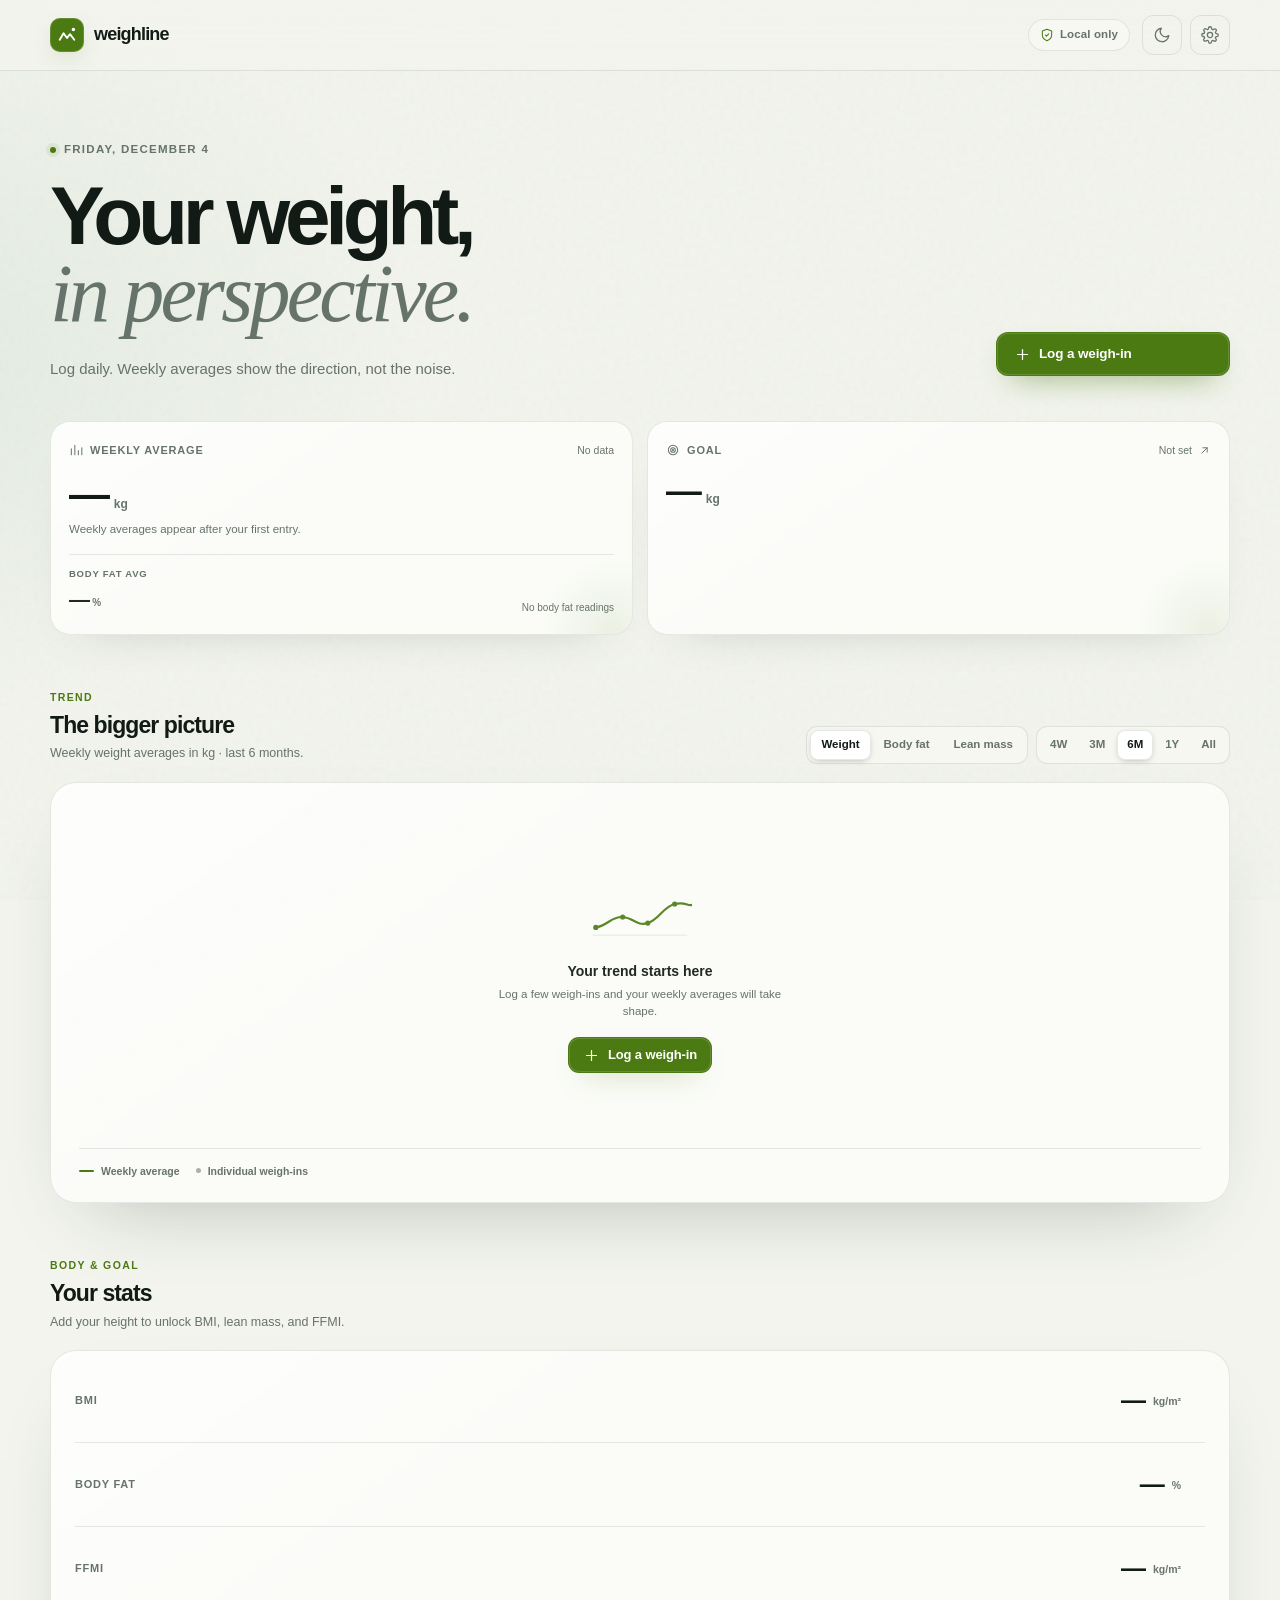
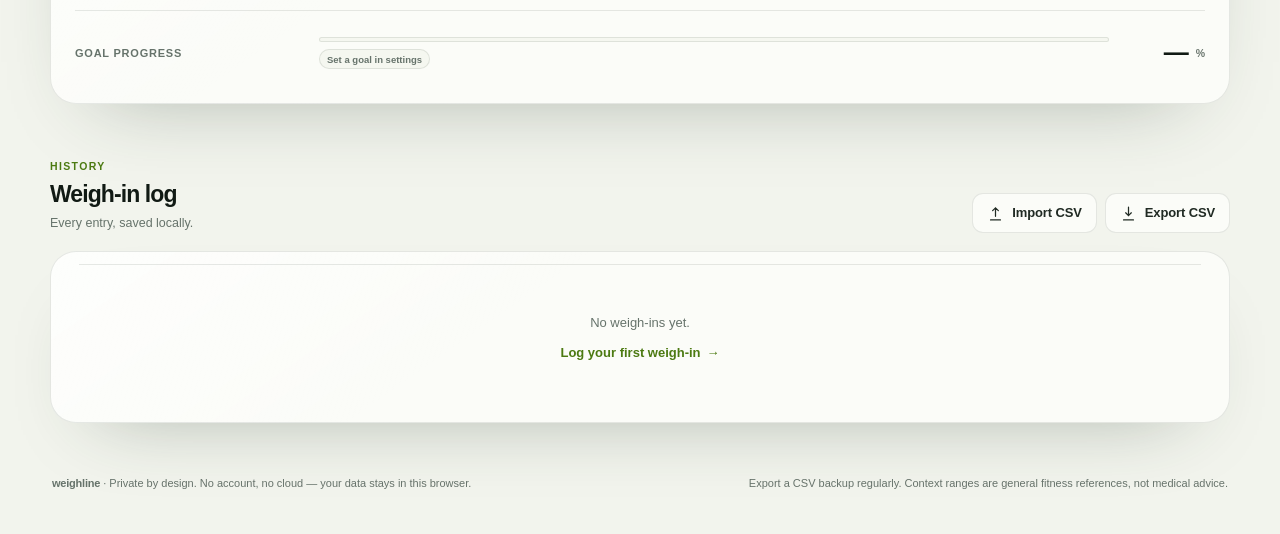
<file: index.html>
<!doctype html>
<html lang="en">
<head>
  <meta charset="UTF-8">
  <meta name="viewport" content="width=device-width, initial-scale=1, viewport-fit=cover">
  <meta name="description" content="A private weight and body composition tracker with weekly trends, goals, BMI, lean body mass, and FFMI.">
  <meta name="theme-color" content="#0c110f">
  <title>Weighline — Weight &amp; body composition tracker</title>
  <link rel="icon" href="favicon.svg" type="image/svg+xml">
  <link rel="manifest" href="manifest.webmanifest">
  <link rel="apple-touch-icon" href="icons/weighline-icon-apple-touch.png">
  <meta name="mobile-web-app-capable" content="yes">
  <meta name="apple-mobile-web-app-capable" content="yes">
  <meta name="apple-mobile-web-app-title" content="Weighline">
  <meta name="apple-mobile-web-app-status-bar-style" content="black-translucent">
  <link rel="stylesheet" href="styles.css">
  <script>
    (() => {
      try {
        const saved = localStorage.getItem("weighline:theme");
        const dark = saved ? saved === "dark" : window.matchMedia("(prefers-color-scheme: dark)").matches;
        document.documentElement.dataset.theme = dark ? "dark" : "light";
        const themeColor = document.querySelector('meta[name="theme-color"]');
        if (themeColor) themeColor.content = dark ? "#0b100e" : "#f2f4ed";
      } catch {
        document.documentElement.dataset.theme = "dark";
      }
    })();
  </script>
</head>
<body>
  <svg class="icon-sprite" aria-hidden="true">
    <symbol id="i-plus" viewBox="0 0 24 24"><path d="M12 5v14M5 12h14"/></symbol>
    <symbol id="i-settings" viewBox="0 0 24 24"><path d="M12 15.5a3.5 3.5 0 1 0 0-7 3.5 3.5 0 0 0 0 7Z"/><path d="M19.4 15a1.7 1.7 0 0 0 .34 1.88l.06.06a2 2 0 1 1-2.83 2.83l-.06-.06a1.7 1.7 0 0 0-1.88-.34 1.7 1.7 0 0 0-1.03 1.56V21a2 2 0 1 1-4 0v-.09A1.7 1.7 0 0 0 8.9 19.3a1.7 1.7 0 0 0-1.88.34l-.06.06a2 2 0 1 1-2.83-2.83l.06-.06A1.7 1.7 0 0 0 4.7 15a1.7 1.7 0 0 0-1.56-1.03H3a2 2 0 1 1 0-4h.09A1.7 1.7 0 0 0 4.7 8.9a1.7 1.7 0 0 0-.34-1.88l-.06-.06a2 2 0 1 1 2.83-2.83l.06.06A1.7 1.7 0 0 0 9 4.7a1.7 1.7 0 0 0 1.03-1.56V3a2 2 0 1 1 4 0v.09A1.7 1.7 0 0 0 15.1 4.7a1.7 1.7 0 0 0 1.88-.34l.06-.06a2 2 0 1 1 2.83 2.83l-.06.06A1.7 1.7 0 0 0 19.3 9c.14.4.42.74.78.97.3.18.64.28.99.28H21a2 2 0 1 1 0 4h-.09a1.7 1.7 0 0 0-1.51.75Z"/></symbol>
    <symbol id="i-sun" viewBox="0 0 24 24"><circle cx="12" cy="12" r="4"/><path d="M12 2v2M12 20v2M4.93 4.93l1.42 1.42M17.65 17.65l1.42 1.42M2 12h2M20 12h2M6.35 17.65l-1.42 1.42M19.07 4.93l-1.42 1.42"/></symbol>
    <symbol id="i-moon" viewBox="0 0 24 24"><path d="M21 12.8A9 9 0 1 1 11.2 3 7 7 0 0 0 21 12.8Z"/></symbol>
    <symbol id="i-close" viewBox="0 0 24 24"><path d="m6 6 12 12M18 6 6 18"/></symbol>
    <symbol id="i-download" viewBox="0 0 24 24"><path d="M12 3v12m0 0 4-4m-4 4-4-4M5 21h14"/></symbol>
    <symbol id="i-upload" viewBox="0 0 24 24"><path d="M12 16V4m0 0 4 4m-4-4L8 8M5 21h14"/></symbol>
    <symbol id="i-edit" viewBox="0 0 24 24"><path d="M12 20h9"/><path d="M16.5 3.5a2.1 2.1 0 0 1 3 3L8 18l-4 1 1-4Z"/></symbol>
    <symbol id="i-trash" viewBox="0 0 24 24"><path d="M3 6h18M8 6V4h8v2M19 6l-1 15H6L5 6M10 11v6M14 11v6"/></symbol>
    <symbol id="i-arrow-up" viewBox="0 0 24 24"><path d="M12 19V5m0 0-6 6m6-6 6 6"/></symbol>
    <symbol id="i-arrow-down" viewBox="0 0 24 24"><path d="M12 5v14m0 0 6-6m-6 6-6-6"/></symbol>
    <symbol id="i-shield" viewBox="0 0 24 24"><path d="M12 22s8-3.5 8-10V5l-8-3-8 3v7c0 6.5 8 10 8 10Z"/><path d="m9 12 2 2 4-4"/></symbol>
    <symbol id="i-scale" viewBox="0 0 24 24"><rect x="3" y="4" width="18" height="17" rx="4"/><path d="M8 9a5 5 0 0 1 8 0"/><path d="m12 12 2.5-2"/></symbol>
    <symbol id="i-target" viewBox="0 0 24 24"><circle cx="12" cy="12" r="8"/><circle cx="12" cy="12" r="4"/><circle cx="12" cy="12" r="1"/></symbol>
    <symbol id="i-pulse" viewBox="0 0 24 24"><path d="M3 12h4l2.5-6 5 12 2.5-6h4"/></symbol>
    <symbol id="i-activity" viewBox="0 0 24 24"><path d="M4 20V10M10 20V4M16 20v-7M22 20V8"/></symbol>
    <symbol id="i-user" viewBox="0 0 24 24"><circle cx="12" cy="8" r="4"/><path d="M4 21a8 8 0 0 1 16 0"/></symbol>
    <symbol id="i-calendar" viewBox="0 0 24 24"><rect x="3" y="5" width="18" height="16" rx="3"/><path d="M8 3v4M16 3v4M3 10h18"/></symbol>
    <symbol id="i-info" viewBox="0 0 24 24"><circle cx="12" cy="12" r="9"/><path d="M12 11v5M12 8h.01"/></symbol>
    <symbol id="i-check" viewBox="0 0 24 24"><path d="m5 12 4 4L19 6"/></symbol>
    <symbol id="i-arrow-up-right" viewBox="0 0 24 24"><path d="M7 17 17 7M9 7h8v8"/></symbol>
  </svg>

  <header class="topbar">
    <div class="shell topbar-inner">
      <a class="brand" href="./" aria-label="Weighline home">
        <span class="brand-mark" aria-hidden="true">
          <svg viewBox="0 0 28 28" fill="none">
            <path d="M5.5 19.5 10 12l4 5.5 3.5-4.5 5 6.5" stroke="currentColor" stroke-width="2.2" stroke-linecap="round" stroke-linejoin="round"/>
            <circle cx="21.5" cy="7.5" r="2" fill="currentColor"/>
          </svg>
        </span>
        <span class="brand-name">weighline</span>
      </a>
      <div class="topbar-actions">
        <span class="local-pill" title="Your entries never leave this browser">
          <svg class="icon" aria-hidden="true"><use href="#i-shield"/></svg>
          <span>Local only</span>
        </span>
        <button class="icon-button" id="themeToggle" type="button" aria-label="Switch to light theme">
          <svg class="icon theme-icon-dark" aria-hidden="true"><use href="#i-sun"/></svg>
          <svg class="icon theme-icon-light" aria-hidden="true"><use href="#i-moon"/></svg>
        </button>
        <button class="icon-button" id="openSettingsButton" type="button" aria-label="Open settings">
          <svg class="icon" aria-hidden="true"><use href="#i-settings"/></svg>
        </button>
      </div>
    </div>
  </header>

  <main class="shell">
    <section class="intro">
      <div>
        <p class="eyebrow"><span class="eyebrow-dot"></span><span id="todayLabel">Today</span></p>
        <h1>Your weight,<br><em>in perspective.</em></h1>
        <p class="intro-copy">Log daily. Weekly averages show the direction, not the noise.</p>
      </div>
      <div class="intro-actions">
        <button class="button button-primary" id="introLogButton" type="button">
          <svg class="icon" aria-hidden="true"><use href="#i-plus"/></svg>
          Log a weigh-in
        </button>
      </div>
    </section>

    <section class="stat-grid" aria-label="At a glance">
      <article class="stat-card overview-card">
        <div class="stat-top">
          <span class="stat-label"><svg class="icon" aria-hidden="true"><use href="#i-activity"/></svg>Weekly average</span>
          <span class="stat-meta" id="weeklyDate">No data</span>
        </div>
        <div class="overview-primary">
          <div class="stat-value-row">
            <span class="stat-value" id="weeklyAverage">—</span>
            <span class="stat-unit" id="weeklyAverageUnit">kg</span>
          </div>
          <span class="overview-delta" id="weeklyDelta">Weekly averages appear after your first entry.</span>
        </div>
        <div class="overview-divider"></div>
        <div class="overview-secondary">
          <div>
            <span class="overview-secondary-label">Body fat avg</span>
            <div class="overview-secondary-value"><strong id="weeklyBodyFatValue">—</strong><span>%</span></div>
          </div>
          <span class="overview-secondary-note" id="weeklyBodyFatNote">No body fat readings</span>
        </div>
      </article>

      <a class="stat-card overview-card stat-goal" id="goalCard" href="goal.html" aria-label="Open goal planner">
        <div class="stat-top">
          <span class="stat-label"><svg class="icon" aria-hidden="true"><use href="#i-target"/></svg>Goal</span>
          <span class="goal-meta">
            <span class="stat-meta" id="goalDate">Not set</span>
            <svg class="icon goal-arrow" aria-hidden="true"><use href="#i-arrow-up-right"/></svg>
          </span>
        </div>
        <div class="overview-primary">
          <div class="stat-value-row">
            <span class="stat-value" id="goalValue">—</span>
            <span class="stat-unit" id="goalUnit">kg</span>
          </div>
        </div>
        <div class="overview-divider" id="goalDivider" hidden></div>
        <div class="overview-secondary" id="goalBodyFatRow" hidden>
          <div>
            <span class="overview-secondary-label">Body fat goal</span>
            <div class="overview-secondary-value"><strong id="goalBodyFatValue">—</strong><span>%</span></div>
          </div>
        </div>
      </a>
    </section>

    <section class="trend-section" aria-labelledby="trendHeading">
      <div class="section-heading chart-heading">
        <div>
          <p class="section-kicker">Trend</p>
          <h2 id="trendHeading">The bigger picture</h2>
          <p class="section-subtitle" id="chartSubtitle">Weekly averages smooth the daily ups and downs.</p>
        </div>
        <div class="chart-controls">
          <div class="segmented" role="group" aria-label="Chart metric">
            <button type="button" class="segment is-active" data-metric="weight" aria-pressed="true">Weight</button>
            <button type="button" class="segment" data-metric="bodyFat" aria-pressed="false">Body fat</button>
            <button type="button" class="segment" data-metric="leanMass" aria-pressed="false">Lean mass</button>
          </div>
          <div class="segmented segmented-range" role="group" aria-label="Chart range">
            <button type="button" class="segment" data-range="28" aria-pressed="false">4W</button>
            <button type="button" class="segment" data-range="90" aria-pressed="false">3M</button>
            <button type="button" class="segment is-active" data-range="182" aria-pressed="true">6M</button>
            <button type="button" class="segment" data-range="365" aria-pressed="false">1Y</button>
            <button type="button" class="segment" data-range="all" aria-pressed="false">All</button>
          </div>
        </div>
      </div>

      <div class="card chart-card">
      <div class="chart-shell">
        <div class="chart-stage" id="chartStage">
          <div class="chart-tooltip" id="chartTooltip" role="status" aria-live="polite"></div>
          <svg class="chart-svg" id="chartSvg" role="img" aria-label="Weekly average weight chart"></svg>
          <div class="chart-empty" id="chartEmpty" hidden>
            <div class="empty-illustration" aria-hidden="true">
              <svg viewBox="0 0 120 80" fill="none">
                <path d="M6 66h108" stroke="currentColor" stroke-opacity=".18" stroke-linecap="round"/>
                <path d="M9 57c14-2 18-13 31-12s16 11 29 7 18-19 31-22 15 3 20 1" stroke="currentColor" stroke-width="2.5" stroke-linecap="round"/>
                <circle cx="9" cy="57" r="3" fill="currentColor"/>
                <circle cx="40" cy="45" r="3" fill="currentColor"/>
                <circle cx="69" cy="52" r="3" fill="currentColor"/>
                <circle cx="100" cy="30" r="3" fill="currentColor"/>
              </svg>
            </div>
            <p class="chart-empty-title" id="chartEmptyTitle">Your trend starts here</p>
            <p class="chart-empty-copy" id="chartEmptyCopy">Log a few weigh-ins and your weekly averages will take shape.</p>
            <button class="button button-primary button-compact" type="button" data-log>
              <svg class="icon" aria-hidden="true"><use href="#i-plus"/></svg>
              Log a weigh-in
            </button>
          </div>
        </div>
        <div class="chart-footer">
          <div class="legend" aria-hidden="true">
            <span class="legend-item"><span class="legend-line"></span>Weekly average</span>
            <span class="legend-item"><span class="legend-dot"></span>Individual weigh-ins</span>
            <span class="legend-item" id="goalLegend"><span class="legend-dash"></span>Goal</span>
            <span class="legend-item is-hidden" id="idealPaceLegend"><span class="legend-ideal"></span>Ideal pace</span>
          </div>
          <p class="chart-insight" id="chartInsight"></p>
        </div>
      </div>
      </div>
    </section>

    <section class="composition-section" aria-labelledby="compositionHeading">
      <div class="section-heading">
        <div>
          <p class="section-kicker">Body &amp; goal</p>
          <h2 id="compositionHeading">Your stats</h2>
          <p class="section-subtitle" id="compositionSubtitle">Weekly averages, context ranges, and goal progress.</p>
        </div>
      </div>

      <div class="card composition-card">
        <div class="composition-row">
          <div class="composition-name">
            <span class="metric-label">BMI</span>
            <span class="metric-tag" id="bmiTag" hidden></span>
          </div>
          <div class="metric-scale" id="bmiScale" hidden></div>
          <div class="composition-value"><span class="metric-value" id="bmiValue">—</span><span class="metric-unit" id="bmiUnit">kg/m²</span></div>
        </div>
        <div class="composition-row">
          <div class="composition-name">
            <span class="metric-label">Body fat</span>
            <span class="metric-tag" id="bodyFatTag" hidden></span>
          </div>
          <div class="metric-scale" id="bodyFatScale" hidden></div>
          <div class="composition-value"><span class="metric-value" id="metricBodyFatValue">—</span><span class="metric-unit">%</span></div>
        </div>
        <div class="composition-row">
          <div class="composition-name">
            <span class="metric-label" id="ffmiLabel">FFMI</span>
            <span class="metric-tag" id="ffmiTag" hidden></span>
          </div>
          <div class="metric-scale" id="ffmiScale" hidden></div>
          <div class="composition-value"><span class="metric-value" id="ffmiValue">—</span><span class="metric-unit">kg/m²</span></div>
        </div>
        <div class="composition-row composition-goal-row" id="goalProgressRow">
          <div class="composition-name">
            <span class="metric-label">Goal progress</span>
          </div>
          <div class="goal-progress-stack">
            <div class="goal-progress"><div class="goal-progress-track"><span id="goalProgressBar"></span></div></div>
            <span class="pace-flare" id="goalPaceFlare" hidden></span>
          </div>
          <div class="composition-value"><span class="metric-value" id="goalProgressLabel">—</span><span class="metric-unit">%</span></div>
        </div>
      </div>
    </section>

    <section class="history-section" aria-labelledby="historyHeading">
      <div class="section-heading history-heading">
        <div>
          <p class="section-kicker">History</p>
          <h2 id="historyHeading">Weigh-in log</h2>
          <p class="section-subtitle" id="historySubtitle">Every entry, saved locally.</p>
        </div>
        <div class="history-actions">
          <button class="button button-secondary button-compact" id="importButton" type="button">
            <svg class="icon" aria-hidden="true"><use href="#i-upload"/></svg>
            Import CSV
          </button>
          <button class="button button-secondary button-compact" id="exportButton" type="button">
            <svg class="icon" aria-hidden="true"><use href="#i-download"/></svg>
            Export CSV
          </button>
          <input id="fileInput" type="file" accept=".csv,text/csv" hidden>
        </div>
      </div>

      <div class="card history-card">
        <div class="history-list" id="historyList"></div>
        <div class="history-empty" id="historyEmpty">
          <p>No weigh-ins yet.</p>
          <button class="text-button" type="button" data-log>Log your first weigh-in <span aria-hidden="true">→</span></button>
        </div>
        <div class="history-footer" id="historyFooter" hidden>
          <span id="historyCount">0 entries</span>
          <button class="text-button" id="openFullLogButton" type="button">View full log <span aria-hidden="true">→</span></button>
        </div>
      </div>
    </section>

    <footer class="footer">
      <p><strong>weighline</strong> · Private by design. No account, no cloud — your data stays in this browser.</p>
      <p>Export a CSV backup regularly. Context ranges are general fitness references, not medical advice.</p>
    </footer>
  </main>

  <dialog class="modal" id="entryDialog" aria-labelledby="entryDialogTitle">
    <form id="entryForm" novalidate>
      <div class="modal-header">
        <div>
          <p class="section-kicker" id="entryKicker">Daily check-in</p>
          <h2 id="entryDialogTitle">Log a weigh-in</h2>
          <p class="modal-copy">Use the reading from your scale. The time is set to now, but you can adjust it.</p>
        </div>
        <button class="icon-button modal-close" type="button" data-close aria-label="Close">
          <svg class="icon" aria-hidden="true"><use href="#i-close"/></svg>
        </button>
      </div>
      <div class="form-grid">
        <label class="field field-full">
          <span class="field-label">Date &amp; time</span>
          <input id="entryDate" name="date" type="datetime-local" required>
          <span class="field-error" id="entryDateError"></span>
        </label>
        <label class="field">
          <span class="field-label">Weight</span>
          <span class="input-wrap">
            <input id="entryWeight" name="weight" type="number" inputmode="decimal" step="0.1" min="1" required autocomplete="off">
            <span class="input-suffix" id="entryWeightUnit">kg</span>
          </span>
          <span class="field-error" id="entryWeightError"></span>
        </label>
        <label class="field">
          <span class="field-label">Body fat <span class="optional">optional</span></span>
          <span class="input-wrap">
            <input id="entryBodyFat" name="bodyFat" type="number" inputmode="decimal" step="0.1" min="0" max="80" placeholder="—" autocomplete="off">
            <span class="input-suffix">%</span>
          </span>
          <span class="field-error" id="entryBodyFatError"></span>
        </label>
        <label class="field field-full">
          <span class="field-label">Note <span class="optional">optional</span></span>
          <input id="entryNote" name="note" type="text" maxlength="140" placeholder="Morning weigh-in, after a rest day…" autocomplete="off">
        </label>
      </div>
      <div class="modal-footer">
        <button class="button button-danger-ghost" id="deleteEntryButton" type="button" hidden>
          <svg class="icon" aria-hidden="true"><use href="#i-trash"/></svg>
          Delete
        </button>
        <span class="footer-spacer"></span>
        <button class="button button-secondary" type="button" data-close>Cancel</button>
        <button class="button button-primary" id="saveEntryButton" type="submit">
          <svg class="icon" aria-hidden="true"><use href="#i-check"/></svg>
          Save weigh-in
        </button>
      </div>
    </form>
  </dialog>

  <dialog class="modal" id="settingsDialog" aria-labelledby="settingsDialogTitle">
    <form id="settingsForm" novalidate>
      <div class="modal-header">
        <div>
          <p class="section-kicker">Your setup</p>
          <h2 id="settingsDialogTitle">Profile &amp; goals</h2>
          <p class="modal-copy">These details power your calculations and goal progress.</p>
        </div>
        <button class="icon-button modal-close" type="button" data-close aria-label="Close">
          <svg class="icon" aria-hidden="true"><use href="#i-close"/></svg>
        </button>
      </div>

      <div class="settings-section">
        <span class="field-label">Units</span>
        <div class="segmented segmented-units" role="group" aria-label="Unit system">
          <label class="segment-option">
            <input type="radio" name="unitSystem" value="metric" checked>
            <span>Metric <small>kg · cm</small></span>
          </label>
          <label class="segment-option">
            <input type="radio" name="unitSystem" value="imperial">
            <span>Imperial <small>lb · in</small></span>
          </label>
        </div>
      </div>

      <div class="form-grid settings-grid">
        <label class="field">
          <span class="field-label">Height</span>
          <span class="input-wrap">
            <input id="heightInput" name="height" type="number" inputmode="decimal" step="0.1" min="1" placeholder="—" autocomplete="off">
            <span class="input-suffix" id="heightUnit">cm</span>
          </span>
          <span class="field-hint">Used for BMI and FFMI.</span>
          <span class="field-error" id="heightError"></span>
        </label>
        <label class="field">
          <span class="field-label">Reference sex</span>
          <select id="referenceSexInput" name="referenceSex">
            <option value="">Not set</option>
            <option value="male">Male</option>
            <option value="female">Female</option>
          </select>
          <span class="field-hint">Used only for FFMI and body fat ranges.</span>
        </label>
      </div>

      <div class="settings-section settings-ffmi-mode">
        <span class="field-label">FFMI display</span>
        <div class="segmented segmented-units" role="group" aria-label="FFMI display">
          <label class="segment-option">
            <input type="radio" name="ffmiMode" value="standard" checked>
            <span>Standard</span>
          </label>
          <label class="segment-option">
            <input type="radio" name="ffmiMode" value="adjusted">
            <span>Adjusted <small>1.80 m</small></span>
          </label>
        </div>
        <span class="field-hint">Adjusted FFMI = FFMI + 6.3 × (1.80 − height).</span>
      </div>

      <div class="settings-divider">
        <span>Goal</span>
        <span class="settings-divider-hint">All fields optional</span>
      </div>

      <div class="form-grid settings-grid">
        <label class="field">
          <span class="field-label">Target weight</span>
          <span class="input-wrap">
            <input id="goalWeightInput" name="goalWeight" type="number" inputmode="decimal" step="0.1" min="1" placeholder="—" autocomplete="off">
            <span class="input-suffix" id="goalWeightUnit">kg</span>
          </span>
          <span class="field-error" id="goalWeightError"></span>
        </label>
        <label class="field">
          <span class="field-label">Target body fat <span class="optional">optional</span></span>
          <span class="input-wrap">
            <input id="goalBodyFatInput" name="goalBodyFat" type="number" inputmode="decimal" step="0.1" min="0" max="80" placeholder="—" autocomplete="off">
            <span class="input-suffix">%</span>
          </span>
          <span class="field-error" id="goalBodyFatError"></span>
        </label>
        <label class="field">
          <span class="field-label">Goal start date <span class="optional">optional</span></span>
          <input id="goalStartDateInput" name="goalStartDate" type="date">
          <span class="field-hint">Progress starts from the weekly average nearest this date. Defaults to your first weigh-in.</span>
          <span class="field-error" id="goalStartDateError"></span>
        </label>
        <label class="field">
          <span class="field-label">Target date <span class="optional">optional</span></span>
          <input id="goalDateInput" name="goalDate" type="date">
          <span class="field-hint">A target date helps calculate your required weekly pace.</span>
          <span class="field-error" id="goalDateError"></span>
        </label>
      </div>

      <div class="danger-zone">
        <div>
          <strong>Erase all data</strong>
          <p>Deletes every weigh-in, goal, and profile detail from this browser.</p>
        </div>
        <button class="button button-danger-ghost button-compact" id="resetButton" type="button">Erase data</button>
      </div>

      <div class="modal-footer">
        <span class="footer-spacer"></span>
        <button class="button button-secondary" type="button" data-close>Cancel</button>
        <button class="button button-primary" type="submit">
          <svg class="icon" aria-hidden="true"><use href="#i-check"/></svg>
          Save changes
        </button>
      </div>
    </form>
  </dialog>

  <dialog class="modal log-dialog" id="logDialog" aria-labelledby="logDialogTitle">
    <div class="log-content">
      <div class="modal-header">
        <div>
          <p class="section-kicker">History</p>
          <h2 id="logDialogTitle">Full weigh-in log</h2>
          <p class="modal-copy" id="fullLogSubtitle">Newest first.</p>
        </div>
        <button class="icon-button modal-close" type="button" data-close aria-label="Close">
          <svg class="icon" aria-hidden="true"><use href="#i-close"/></svg>
        </button>
      </div>
      <div class="full-log-scroll" id="fullLogScroll">
        <div class="history-list full-log-list" id="fullLogList"></div>
        <div class="history-empty" id="fullLogEmpty" hidden>
          <p>No weigh-ins yet.</p>
          <button class="text-button" type="button" data-log>Log your first weigh-in <span aria-hidden="true">→</span></button>
        </div>
      </div>
      <div class="modal-footer">
        <span class="footer-spacer"></span>
        <button class="button button-secondary" type="button" data-close>Close</button>
      </div>
    </div>
  </dialog>

  <dialog class="modal modal-confirm" id="confirmDialog" aria-labelledby="confirmTitle">
    <form id="confirmForm">
      <div class="confirm-icon"><svg class="icon" aria-hidden="true"><use href="#i-trash"/></svg></div>
      <h2 id="confirmTitle">Delete this weigh-in?</h2>
      <p id="confirmCopy">This can't be undone. Your weekly averages will be recalculated.</p>
      <div class="modal-footer modal-footer-center">
        <button class="button button-secondary" type="button" data-close>Cancel</button>
        <button class="button button-danger" id="confirmButton" type="submit">Delete</button>
      </div>
    </form>
  </dialog>

  <div class="toast-region" id="toastRegion" aria-live="polite" aria-atomic="false"></div>

  <script src="pace.js" defer></script>
  <script src="app.js" defer></script>
</body>
</html>
</file>
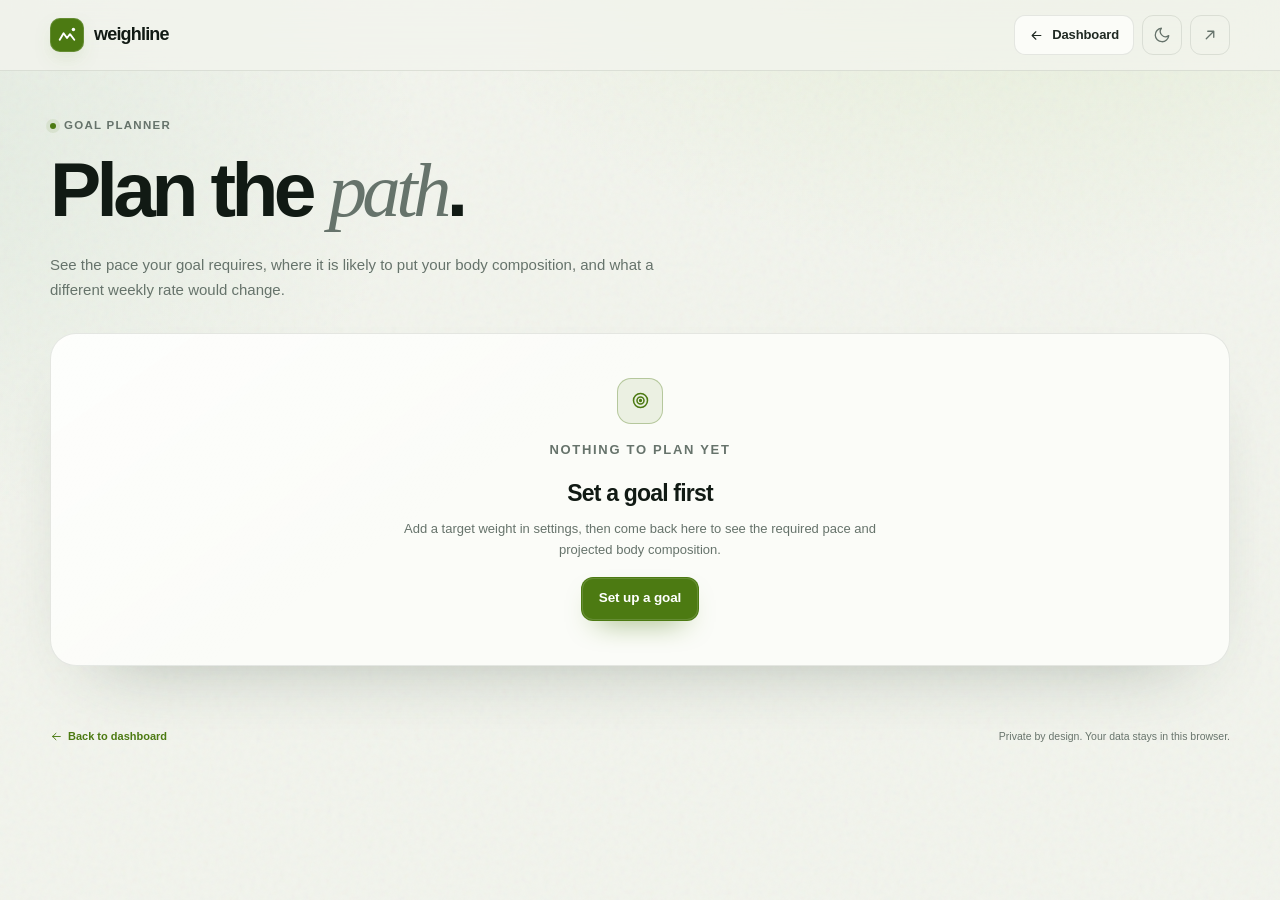
<file: goal.html>
<!doctype html>
<html lang="en">
<head>
  <meta charset="UTF-8">
  <meta name="viewport" content="width=device-width, initial-scale=1, viewport-fit=cover">
  <meta name="description" content="Plan a weight goal with projected body composition, required pace, and scenario planning.">
  <meta name="theme-color" content="#0b100e">
  <title>Goal planner — Weighline</title>
  <link rel="icon" href="favicon.svg" type="image/svg+xml">
  <link rel="manifest" href="manifest.webmanifest">
  <link rel="apple-touch-icon" href="icons/weighline-icon-apple-touch.png">
  <meta name="mobile-web-app-capable" content="yes">
  <meta name="apple-mobile-web-app-capable" content="yes">
  <meta name="apple-mobile-web-app-title" content="Weighline">
  <meta name="apple-mobile-web-app-status-bar-style" content="black-translucent">
  <link rel="stylesheet" href="styles.css">
  <link rel="stylesheet" href="goal.css">
  <script>
    (() => {
      try {
        const saved = localStorage.getItem("weighline:theme");
        const dark = saved ? saved === "dark" : window.matchMedia("(prefers-color-scheme: dark)").matches;
        document.documentElement.dataset.theme = dark ? "dark" : "light";
        const themeColor = document.querySelector('meta[name="theme-color"]');
        if (themeColor) themeColor.content = dark ? "#0b100e" : "#f2f4ed";
      } catch {
        document.documentElement.dataset.theme = "dark";
      }
    })();
  </script>
</head>
<body class="planner-page">
  <svg class="icon-sprite" aria-hidden="true">
    <symbol id="i-sun" viewBox="0 0 24 24"><circle cx="12" cy="12" r="4"/><path d="M12 2v2M12 20v2M4.93 4.93l1.42 1.42M17.65 17.65l1.42 1.42M2 12h2M20 12h2M6.35 17.65l-1.42 1.42M19.07 4.93l-1.42 1.42"/></symbol>
    <symbol id="i-moon" viewBox="0 0 24 24"><path d="M21 12.8A9 9 0 1 1 11.2 3 7 7 0 0 0 21 12.8Z"/></symbol>
    <symbol id="i-arrow-left" viewBox="0 0 24 24"><path d="M19 12H5m0 0 6-6m-6 6 6 6"/></symbol>
    <symbol id="i-arrow-up-right" viewBox="0 0 24 24"><path d="M7 17 17 7M9 7h8v8"/></symbol>
    <symbol id="i-target" viewBox="0 0 24 24"><circle cx="12" cy="12" r="8"/><circle cx="12" cy="12" r="4"/><circle cx="12" cy="12" r="1"/></symbol>
  </svg>

  <header class="topbar">
    <div class="shell topbar-inner">
      <a class="brand" href="index.html" aria-label="Weighline dashboard">
        <span class="brand-mark" aria-hidden="true">
          <svg viewBox="0 0 28 28" fill="none">
            <path d="M5.5 19.5 10 12l4 5.5 3.5-4.5 5 6.5" stroke="currentColor" stroke-width="2.2" stroke-linecap="round" stroke-linejoin="round"/>
            <circle cx="21.5" cy="7.5" r="2" fill="currentColor"/>
          </svg>
        </span>
        <span class="brand-name">weighline</span>
      </a>
      <div class="topbar-actions">
        <a class="button button-secondary button-compact planner-back" href="index.html">
          <svg class="icon" aria-hidden="true"><use href="#i-arrow-left"/></svg>
          Dashboard
        </a>
        <button class="icon-button" id="themeToggle" type="button" aria-label="Switch to light theme">
          <svg class="icon theme-icon-dark" aria-hidden="true"><use href="#i-sun"/></svg>
          <svg class="icon theme-icon-light" aria-hidden="true"><use href="#i-moon"/></svg>
        </button>
        <a class="icon-button" href="index.html#settings" aria-label="Edit goal settings">
          <svg class="icon" aria-hidden="true"><use href="#i-arrow-up-right"/></svg>
        </a>
      </div>
    </div>
  </header>

  <main class="shell planner-main">
    <section class="planner-intro">
      <p class="eyebrow"><span class="eyebrow-dot"></span>Goal planner</p>
      <h1>Plan the <em>path</em>.</h1>
      <p class="intro-copy">See the pace your goal requires, where it is likely to put your body composition, and what a different weekly rate would change.</p>
    </section>

    <section class="card planner-empty" id="plannerEmpty" hidden>
      <div class="planner-empty-icon"><svg class="icon" aria-hidden="true"><use href="#i-target"/></svg></div>
      <p class="section-kicker">Nothing to plan yet</p>
      <h2 id="plannerEmptyTitle">Set a goal first</h2>
      <p id="plannerEmptyCopy">Add a target weight in settings, then come back here to see the required pace and projected body composition.</p>
      <a class="button button-primary" href="index.html#settings">Set up a goal</a>
    </section>

    <div id="plannerContent" hidden>
      <section class="card planner-summary" aria-labelledby="plannerSummaryTitle">
        <div class="planner-summary-top">
          <div>
            <p class="section-kicker" id="plannerSummaryTitle">Target</p>
            <div class="planner-target"><span id="plannerTarget">—</span><span id="plannerTargetUnit">kg</span></div>
            <p class="planner-target-meta" id="plannerTargetMeta"></p>
          </div>
          <div class="planner-summary-side">
            <span class="pace-flare" id="plannerPaceFlare" hidden></span>
            <a class="text-button" href="index.html#settings">Edit goal <span aria-hidden="true">→</span></a>
          </div>
        </div>

        <div class="planner-progress">
          <div class="goal-progress">
            <div class="goal-progress-track"><span id="plannerProgressBar"></span></div>
            <span class="goal-progress-label" id="plannerProgressPercent">—</span>
          </div>
          <p class="planner-progress-meta" id="plannerProgressMeta"></p>
        </div>

        <div class="planner-summary-grid">
          <div class="planner-fact"><span>Start</span><strong id="plannerStart">—</strong><em id="plannerStartMeta"></em></div>
          <div class="planner-fact"><span>Current weekly average</span><strong id="plannerCurrent">—</strong><em id="plannerCurrentMeta"></em></div>
          <div class="planner-fact"><span>Remaining</span><strong id="plannerRemaining">—</strong><em id="plannerRemainingMeta"></em></div>
          <div class="planner-fact"><span>Target date</span><strong id="plannerDeadline">—</strong><em id="plannerDeadlineMeta"></em></div>
        </div>
      </section>

      <div class="planner-grid">
        <section class="card planner-card" aria-labelledby="projectionTitle">
          <div class="planner-card-head">
            <div>
              <p class="section-kicker">Projection</p>
              <h2 id="projectionTitle">At your goal</h2>
            </div>
            <span class="metric-tag is-neutral">Modeled estimate</span>
          </div>

          <div class="projection-list">
            <div class="projection-item">
              <div class="projection-item-head">
                <div><span>BMI</span><small id="plannerBmiNote"></small></div>
                <strong id="plannerBmiValue">—</strong>
              </div>
              <div class="metric-scale planner-metric-scale" id="plannerBmiScale" hidden></div>
            </div>
            <div class="projection-item">
              <div class="projection-item-head">
                <div><span>Body fat</span><small id="plannerBfNote"></small></div>
                <strong id="plannerBfValue">—</strong>
              </div>
              <div class="metric-scale planner-metric-scale" id="plannerBfScale" hidden></div>
            </div>
            <div class="projection-item">
              <div class="projection-item-head">
                <div><span>Lean mass</span><small id="plannerLbmNote"></small></div>
                <strong id="plannerLbmValue">—</strong>
              </div>
            </div>
            <div class="projection-item">
              <div class="projection-item-head">
                <div><span>FFMI</span><small id="plannerFfmiNote"></small></div>
                <strong id="plannerFfmiValue">—</strong>
              </div>
              <div class="metric-scale planner-metric-scale" id="plannerFfmiScale" hidden></div>
            </div>
          </div>

          <p class="planner-note" id="plannerProjectionNote"></p>
        </section>

        <section class="card planner-card" aria-labelledby="scenarioTitle">
          <div class="planner-card-head">
            <div>
              <p class="section-kicker">What if</p>
              <h2 id="scenarioTitle">Try a different pace</h2>
            </div>
            <span class="pace-flare" id="scenarioPaceFlare" hidden></span>
          </div>

          <label class="field planner-rate-field">
            <span class="field-label">Weekly change</span>
            <span class="input-wrap">
              <input id="scenarioRate" type="number" inputmode="decimal" step="0.05" autocomplete="off">
              <span class="input-suffix" id="scenarioRateUnit">kg/wk</span>
            </span>
            <span class="field-hint">Negative for a cut, positive for a gain.</span>
          </label>

          <div class="scenario-output" aria-live="polite">
            <div class="scenario-output-item">
              <span id="scenarioWeightLabel">At target date</span>
              <strong id="scenarioWeight">—</strong>
              <em id="scenarioBf">—</em>
            </div>
            <div class="scenario-output-item">
              <span>Goal ETA at this pace</span>
              <strong id="scenarioEta">—</strong>
              <em id="scenarioEtaMeta"></em>
            </div>
          </div>

          <p class="planner-note" id="scenarioCopy"></p>
        </section>
      </div>

      <section class="card planner-hints" aria-labelledby="hintsTitle">
        <div class="planner-card-head">
          <div>
            <p class="section-kicker">Guidance</p>
            <h2 id="hintsTitle">What this means</h2>
          </div>
        </div>
        <div class="planner-hints-list" id="plannerHints"></div>
      </section>

      <p class="planner-disclaimer">Projections use weekly averages and a rate-based body-composition model. Faster bulks and cuts use a less favorable lean-share assumption, so a stronger bulk is expected to add more fat. These are general planning estimates, not medical predictions. Water, glycogen, training, nutrition, and measurement error can all change the outcome.</p>
    </div>
  </main>

  <footer class="planner-footer shell">
    <a class="text-button" href="index.html"><svg class="icon" aria-hidden="true"><use href="#i-arrow-left"/></svg> Back to dashboard</a>
    <span>Private by design. Your data stays in this browser.</span>
  </footer>

  <script src="pace.js" defer></script>
  <script src="goal.js" defer></script>
</body>
</html>
</file>
<file: styles.css>
:root {
  --font-sans: "Inter", "SF Pro Text", -apple-system, BlinkMacSystemFont, "Segoe UI", Roboto, Helvetica, Arial, sans-serif;
  --font-display: "Iowan Old Style", "Palatino Linotype", "Book Antiqua", Palatino, Georgia, serif;
  --radius-sm: 10px;
  --radius-md: 14px;
  --radius-lg: 20px;
  --radius-xl: 26px;
  --shell: 1180px;
  --ease: cubic-bezier(.22, 1, .36, 1);
  --transition: 180ms var(--ease);
}

:root[data-theme="dark"] {
  color-scheme: dark;
  --bg: #0b100e;
  --bg-soft: #0e1411;
  --surface: #111815;
  --surface-raised: #151e1a;
  --surface-hover: #1a2520;
  --surface-inset: #0d1310;
  --text: #edf3ed;
  --text-strong: #fbfdf9;
  --muted: #94a29a;
  --faint: #839087;
  --border: rgba(234, 244, 236, .085);
  --border-strong: rgba(234, 244, 236, .16);
  --brand: #c8f56c;
  --brand-strong: #dcff9a;
  --brand-ink: #141b0d;
  --brand-soft: rgba(200, 245, 108, .11);
  --brand-line: rgba(200, 245, 108, .34);
  --orange: #f4b86e;
  --orange-soft: rgba(244, 184, 110, .12);
  --cool: #86c9ff;
  --cool-soft: rgba(134, 201, 255, .12);
  --cool-line: rgba(134, 201, 255, .34);
  --red: #ff8b86;
  --red-soft: rgba(255, 139, 134, .11);
  --red-border: rgba(255, 139, 134, .3);
  --grid: rgba(236, 246, 238, .075);
  --glow-1: rgba(127, 191, 68, .105);
  --glow-2: rgba(55, 130, 99, .075);
  --shadow: 0 32px 80px -40px rgba(0, 0, 0, .9);
  --shadow-soft: 0 20px 50px -34px rgba(0, 0, 0, .85);
  --topbar-bg: rgba(11, 16, 14, .76);
  --overlay: rgba(3, 7, 5, .66);
  --highlight: rgba(255, 255, 255, .035);
  --skeleton: rgba(255, 255, 255, .08);
}

:root[data-theme="light"] {
  color-scheme: light;
  --bg: #f2f4ed;
  --bg-soft: #ecefe5;
  --surface: #fbfcf8;
  --surface-raised: #ffffff;
  --surface-hover: #f3f6ed;
  --surface-inset: #f5f7f0;
  --text: #202a23;
  --text-strong: #111a14;
  --muted: #66736b;
  --faint: #68746c;
  --border: rgba(24, 39, 28, .1);
  --border-strong: rgba(24, 39, 28, .17);
  --brand: #4c7a12;
  --brand-strong: #3c620b;
  --brand-ink: #ffffff;
  --brand-soft: rgba(76, 122, 18, .09);
  --brand-line: rgba(76, 122, 18, .34);
  --orange: #a95e16;
  --orange-soft: rgba(182, 105, 25, .1);
  --cool: #236b93;
  --cool-soft: rgba(35, 107, 147, .09);
  --cool-line: rgba(35, 107, 147, .3);
  --red: #bd3d3d;
  --red-soft: rgba(189, 61, 61, .075);
  --red-border: rgba(189, 61, 61, .24);
  --grid: rgba(27, 44, 32, .09);
  --glow-1: rgba(154, 201, 88, .17);
  --glow-2: rgba(98, 162, 121, .1);
  --shadow: 0 34px 80px -48px rgba(38, 58, 43, .4);
  --shadow-soft: 0 20px 50px -38px rgba(38, 58, 43, .35);
  --topbar-bg: rgba(242, 244, 237, .78);
  --overlay: rgba(22, 32, 25, .34);
  --highlight: rgba(255, 255, 255, .65);
  --skeleton: rgba(27, 44, 32, .08);
}

*,
*::before,
*::after {
  box-sizing: border-box;
}

html {
  min-width: 320px;
  scroll-behavior: smooth;
  -webkit-text-size-adjust: 100%;
}

body {
  margin: 0;
  min-height: 100vh;
  color: var(--text);
  background:
    radial-gradient(1050px 680px at 82% -18%, var(--glow-1), transparent 64%),
    radial-gradient(850px 600px at -8% 16%, var(--glow-2), transparent 62%),
    var(--bg);
  font-family: var(--font-sans);
  font-size: 15px;
  line-height: 1.55;
  text-rendering: optimizeLegibility;
  -webkit-font-smoothing: antialiased;
}

body::before {
  content: "";
  position: fixed;
  inset: 0;
  z-index: -1;
  pointer-events: none;
  opacity: .22;
  background-image: url("data:image/svg+xml,%3Csvg viewBox='0 0 180 180' xmlns='http://www.w3.org/2000/svg'%3E%3Cfilter id='n'%3E%3CfeTurbulence type='fractalNoise' baseFrequency='.85' numOctaves='3' stitchTiles='stitch'/%3E%3C/filter%3E%3Crect width='100%25' height='100%25' filter='url(%23n)' opacity='.22'/%3E%3C/svg%3E");
}

body:has(dialog[open]) {
  overflow: hidden;
}

button,
input {
  font: inherit;
}

button {
  cursor: pointer;
}

a {
  color: inherit;
}

h1,
h2,
h3,
p {
  margin: 0;
}

h1,
h2,
h3 {
  color: var(--text-strong);
}

svg {
  display: block;
}

::selection {
  color: var(--brand-ink);
  background: var(--brand);
}

.icon-sprite {
  position: absolute;
  width: 0;
  height: 0;
  overflow: hidden;
}

.icon {
  width: 18px;
  height: 18px;
  flex: 0 0 auto;
  fill: none;
  stroke: currentColor;
  stroke-width: 1.75;
  stroke-linecap: round;
  stroke-linejoin: round;
}

.shell {
  width: min(var(--shell), calc(100% - 48px));
  margin-inline: auto;
}

.topbar {
  position: sticky;
  top: 0;
  z-index: 40;
  border-bottom: 1px solid var(--border);
  background: var(--topbar-bg);
  -webkit-backdrop-filter: blur(18px);
  backdrop-filter: blur(18px);
}

.topbar-inner {
  display: flex;
  align-items: center;
  justify-content: space-between;
  min-height: 70px;
  gap: 24px;
}

.brand {
  display: inline-flex;
  align-items: center;
  gap: 10px;
  text-decoration: none;
  outline-offset: 4px;
  border-radius: var(--radius-sm);
}

.brand-mark {
  display: grid;
  place-items: center;
  width: 34px;
  height: 34px;
  border-radius: 10px;
  color: var(--brand-ink);
  background: var(--brand);
  box-shadow: inset 0 0 0 1px rgba(255, 255, 255, .14), 0 8px 24px -12px var(--brand);
}

.brand-mark svg {
  width: 24px;
  height: 24px;
}

.brand-name {
  color: var(--text-strong);
  font-size: 18px;
  font-weight: 700;
  letter-spacing: -.045em;
}

.topbar-actions {
  display: flex;
  align-items: center;
  gap: 8px;
}

.local-pill {
  display: inline-flex;
  align-items: center;
  gap: 6px;
  height: 32px;
  margin-right: 4px;
  padding: 0 11px;
  border: 1px solid var(--border);
  border-radius: 999px;
  color: var(--muted);
  background: color-mix(in srgb, var(--surface) 60%, transparent);
  font-size: 11.5px;
  font-weight: 600;
  letter-spacing: .01em;
}

.local-pill .icon {
  width: 14px;
  height: 14px;
  color: var(--brand);
}

.icon-button {
  display: inline-grid;
  place-items: center;
  width: 40px;
  height: 40px;
  padding: 0;
  border: 1px solid var(--border);
  border-radius: 11px;
  color: var(--muted);
  background: transparent;
  transition: color var(--transition), background var(--transition), border-color var(--transition), transform var(--transition);
}

.icon-button:hover {
  color: var(--text);
  border-color: var(--border-strong);
  background: var(--surface);
}

.icon-button:active {
  transform: scale(.96);
}

.theme-icon-light {
  display: none;
}

[data-theme="light"] .theme-icon-dark {
  display: none;
}

[data-theme="light"] .theme-icon-light {
  display: block;
}

.button {
  display: inline-flex;
  align-items: center;
  justify-content: center;
  gap: 8px;
  min-height: 44px;
  padding: 0 17px;
  border: 1px solid transparent;
  border-radius: 12px;
  color: var(--text);
  background: transparent;
  font-size: 13.5px;
  font-weight: 650;
  letter-spacing: -.01em;
  white-space: nowrap;
  text-decoration: none;
  transition: background var(--transition), color var(--transition), border-color var(--transition), transform var(--transition), box-shadow var(--transition);
}

.button:hover {
  transform: translateY(-1px);
}

.button:active {
  transform: translateY(0) scale(.99);
}

.button .icon {
  width: 17px;
  height: 17px;
}

.button-primary {
  color: var(--brand-ink);
  background: var(--brand);
  box-shadow: 0 12px 30px -16px var(--brand), inset 0 0 0 1px rgba(255, 255, 255, .14);
}

.button-primary:hover {
  background: var(--brand-strong);
  box-shadow: 0 16px 34px -16px var(--brand), inset 0 0 0 1px rgba(255, 255, 255, .2);
}

.button-secondary {
  color: var(--text);
  border-color: var(--border);
  background: var(--surface);
}

.button-secondary:hover {
  border-color: var(--border-strong);
  background: var(--surface-raised);
}

.button-compact {
  min-height: 40px;
  padding: 0 14px;
  border-radius: 11px;
  font-size: 13px;
}

.button-danger {
  color: #fff;
  background: #c64a46;
  box-shadow: inset 0 0 0 1px rgba(255, 255, 255, .1);
}

.button-danger:hover {
  background: #d85652;
}

.button-danger-ghost {
  color: var(--red);
  border-color: var(--red-border);
  background: var(--red-soft);
}

.button-danger-ghost:hover {
  border-color: var(--red);
  background: color-mix(in srgb, var(--red-soft) 70%, var(--red) 8%);
}

.text-button {
  display: inline-flex;
  align-items: center;
  gap: 6px;
  padding: 4px 0;
  border: 0;
  color: var(--brand);
  background: none;
  font-size: 13px;
  font-weight: 650;
  text-decoration: none;
  transition: color var(--transition), gap var(--transition);
}

.text-button:hover {
  color: var(--brand-strong);
  gap: 9px;
}

.inline-action {
  padding: 0;
  border: 0;
  color: var(--brand);
  background: none;
  font-size: inherit;
  font-weight: 650;
  text-decoration: none;
}

.inline-action:hover {
  color: var(--brand-strong);
}

:focus-visible {
  outline: 2px solid var(--brand);
  outline-offset: 3px;
}

.intro {
  display: flex;
  align-items: flex-end;
  justify-content: space-between;
  gap: 48px;
  padding: 70px 0 40px;
  animation: rise 700ms var(--ease) both;
}

.eyebrow {
  display: flex;
  align-items: center;
  gap: 8px;
  margin-bottom: 18px;
  color: var(--muted);
  font-size: 11.5px;
  font-weight: 650;
  letter-spacing: .11em;
  text-transform: uppercase;
}

.eyebrow-dot {
  width: 6px;
  height: 6px;
  border-radius: 50%;
  background: var(--brand);
  box-shadow: 0 0 0 4px var(--brand-soft);
}

.intro h1 {
  max-width: 780px;
  font-size: clamp(3.2rem, 6.4vw, 5.9rem);
  font-weight: 660;
  line-height: .94;
  letter-spacing: -.065em;
}

.intro h1 em {
  color: var(--muted);
  font-family: var(--font-display);
  font-weight: 400;
  letter-spacing: -.045em;
}

.intro-copy {
  max-width: 550px;
  margin-top: 24px;
  color: var(--muted);
  font-size: 15px;
  line-height: 1.7;
}

.intro-actions {
  display: flex;
  flex-direction: column;
  align-items: stretch;
  gap: 9px;
  width: 234px;
  flex: 0 0 auto;
  padding-bottom: 5px;
}

.intro-actions .button {
  justify-content: flex-start;
}

.stat-grid {
  display: grid;
  grid-template-columns: repeat(2, minmax(0, 1fr));
  gap: 14px;
  animation: rise 700ms 80ms var(--ease) both;
}

.stat-card {
  position: relative;
  display: flex;
  flex-direction: column;
  min-height: 165px;
  padding: 20px;
  overflow: hidden;
  border: 1px solid var(--border);
  border-radius: var(--radius-lg);
  background:
    linear-gradient(145deg, var(--highlight), transparent 42%),
    var(--surface);
  box-shadow: var(--shadow-soft);
}

.stat-card::after {
  content: "";
  position: absolute;
  right: -54px;
  bottom: -70px;
  width: 150px;
  height: 150px;
  border-radius: 50%;
  background: radial-gradient(circle, var(--brand-soft), transparent 68%);
  pointer-events: none;
}

.stat-top {
  display: flex;
  align-items: center;
  justify-content: space-between;
  gap: 10px;
  min-height: 20px;
}

.stat-label {
  display: inline-flex;
  align-items: center;
  gap: 7px;
  color: var(--muted);
  font-size: 11px;
  font-weight: 650;
  letter-spacing: .075em;
  text-transform: uppercase;
  white-space: nowrap;
}

.stat-label .icon {
  width: 14px;
  height: 14px;
  color: var(--faint);
}

.stat-meta {
  min-width: 0;
  overflow: hidden;
  color: var(--faint);
  font-size: 10.5px;
  text-align: right;
  text-overflow: ellipsis;
  white-space: nowrap;
}

.stat-value-row {
  display: flex;
  align-items: baseline;
  gap: 6px;
  margin-top: auto;
  padding-top: 19px;
}

.stat-value {
  color: var(--text-strong);
  font-size: clamp(2rem, 3.2vw, 2.65rem);
  font-weight: 640;
  font-variant-numeric: tabular-nums;
  line-height: 1;
  letter-spacing: -.055em;
}

.stat-unit {
  color: var(--faint);
  font-size: 12px;
  font-weight: 600;
}

.stat-foot {
  min-height: 19px;
  margin-top: 11px;
  color: var(--muted);
  font-size: 11.5px;
  line-height: 1.5;
}

.overview-card {
  min-height: 200px;
  padding: 18px;
}

.overview-primary {
  display: flex;
  flex-direction: column;
  align-items: flex-start;
  margin-top: 14px;
}

.overview-primary .stat-value-row {
  margin-top: 0;
  padding-top: 0;
}

.overview-primary .goal-progress {
  width: 100%;
}

.overview-delta {
  display: block;
  margin-top: 6px;
  color: var(--muted);
  font-size: 11.5px;
  line-height: 1.5;
}

.overview-divider {
  height: 1px;
  margin: 15px 0 12px;
  background: var(--border);
}

.overview-divider[hidden] {
  display: none;
}

.overview-secondary {
  display: flex;
  align-items: flex-end;
  justify-content: space-between;
  gap: 14px;
  min-height: 40px;
}

.overview-secondary[hidden] {
  display: none;
}

.overview-secondary-label {
  display: block;
  color: var(--muted);
  font-size: 9.5px;
  font-weight: 700;
  letter-spacing: .08em;
  text-transform: uppercase;
}

.overview-secondary-value {
  display: flex;
  align-items: baseline;
  gap: 3px;
  margin-top: 2px;
  color: var(--text);
  font-variant-numeric: tabular-nums;
}

.overview-secondary-value strong {
  font-size: 21px;
  font-weight: 640;
  letter-spacing: -.04em;
}

.overview-secondary-value span {
  color: var(--faint);
  font-size: 10px;
  font-weight: 600;
}

.overview-secondary-note {
  max-width: 55%;
  color: var(--faint);
  font-size: 10px;
  line-height: 1.45;
  text-align: right;
}

.delta {
  display: inline-flex;
  align-items: center;
  gap: 5px;
}

.delta .icon {
  width: 12px;
  height: 12px;
}

.stat-goal {
  color: inherit;
  text-decoration: none;
}

.stat-goal:hover {
  border-color: var(--border-strong);
  transform: translateY(-1px);
}

.goal-meta {
  display: flex;
  align-items: center;
  gap: 6px;
  min-width: 0;
}

.goal-arrow {
  width: 13px;
  height: 13px;
  flex: 0 0 auto;
  color: var(--faint);
  transition: color var(--transition);
}

.stat-goal:hover .goal-arrow {
  color: var(--brand);
}

.stat-goal .stat-value {
  font-size: clamp(1.8rem, 2.8vw, 2.25rem);
}

.goal-progress {
  display: flex;
  align-items: center;
  gap: 8px;
  margin-top: 10px;
}

.goal-progress-stack {
  display: flex;
  flex-direction: column;
  gap: 7px;
  min-width: 0;
  width: 100%;
}

.composition-goal-row .goal-progress {
  width: 100%;
  margin-top: 0;
}

.composition-goal-row .goal-progress-track {
  height: 5px;
}

.pace-flare {
  display: inline-flex;
  align-items: center;
  width: fit-content;
  min-height: 20px;
  padding: 2px 7px;
  border: 1px solid var(--border);
  border-radius: 999px;
  color: var(--muted);
  background: var(--surface-inset);
  font-size: 9.5px;
  font-weight: 650;
  line-height: 1.2;
  white-space: nowrap;
}

.pace-flare[hidden] {
  display: none;
}

.pace-flare.is-cool {
  color: var(--cool);
  border-color: var(--cool-line);
  background: var(--cool-soft);
}

.pace-flare.is-good {
  color: var(--brand);
  border-color: var(--brand-line);
  background: var(--brand-soft);
}

.pace-flare.is-warm {
  color: var(--orange);
  border-color: color-mix(in srgb, var(--orange) 35%, transparent);
  background: var(--orange-soft);
}

.pace-flare.is-hot {
  color: var(--red);
  border-color: var(--red-border);
  background: var(--red-soft);
}

.pace-flare.is-neutral {
  color: var(--muted);
  border-color: var(--border);
  background: var(--surface-inset);
}

.goal-progress[hidden] {
  display: none;
}

.goal-progress-track {
  flex: 1;
  height: 4px;
  overflow: hidden;
  border-radius: 99px;
  background: var(--surface-inset);
  box-shadow: inset 0 0 0 1px var(--border);
}

.goal-progress-track span {
  display: block;
  width: 0;
  height: 100%;
  border-radius: inherit;
  background: linear-gradient(90deg, var(--brand), var(--brand-strong));
  transition: width 700ms var(--ease);
}

.goal-progress-label {
  color: var(--brand);
  font-size: 10.5px;
  font-weight: 700;
  font-variant-numeric: tabular-nums;
}

.card {
  border: 1px solid var(--border);
  border-radius: var(--radius-xl);
  background:
    linear-gradient(145deg, var(--highlight), transparent 38%),
    var(--surface);
  box-shadow: var(--shadow);
}

.trend-section {
  margin-top: 54px;
  animation: rise 750ms 150ms var(--ease) both;
}

.chart-card {
  margin-top: 0;
  padding: 20px 28px 23px;
}

.card-heading {
  display: flex;
  align-items: flex-start;
  justify-content: space-between;
  gap: 28px;
}

.section-kicker {
  margin-bottom: 7px;
  color: var(--brand);
  font-size: 10.5px;
  font-weight: 700;
  letter-spacing: .13em;
  text-transform: uppercase;
}

.card-heading h2,
.section-heading h2 {
  font-size: 23px;
  font-weight: 640;
  letter-spacing: -.04em;
  line-height: 1.15;
}

.section-subtitle {
  margin-top: 6px;
  color: var(--muted);
  font-size: 12.5px;
}

.chart-heading {
  align-items: flex-start;
}

.chart-controls {
  display: flex;
  flex-wrap: wrap;
  justify-content: flex-end;
  gap: 8px;
}

.segmented {
  display: inline-flex;
  align-items: center;
  gap: 2px;
  padding: 3px;
  border: 1px solid var(--border);
  border-radius: 11px;
  background: var(--surface-inset);
}

.segment {
  min-height: 30px;
  padding: 0 11px;
  border: 0;
  border-radius: 8px;
  color: var(--muted);
  background: transparent;
  font-size: 11.5px;
  font-weight: 650;
  transition: color var(--transition), background var(--transition), box-shadow var(--transition);
}

.segment:hover {
  color: var(--text);
}

.segment.is-active {
  color: var(--text-strong);
  background: var(--surface-raised);
  box-shadow: 0 2px 7px -3px rgba(0, 0, 0, .36), inset 0 0 0 1px var(--border);
}

.segmented-range .segment {
  padding: 0 10px;
}

.chart-shell {
  margin-top: 0;
}

.chart-stage {
  position: relative;
  height: 345px;
  min-height: 240px;
  touch-action: pan-y;
}

.chart-svg {
  width: 100%;
  height: 100%;
  overflow: visible;
}

.chart-svg .chart-grid {
  stroke: var(--grid);
  stroke-width: 1;
  shape-rendering: crispEdges;
}

.chart-svg .chart-axis-text {
  fill: var(--faint);
  font-family: var(--font-sans);
  font-size: 10.5px;
  font-weight: 500;
}

.chart-svg .chart-goal-line {
  stroke: var(--orange);
  stroke-width: 1.25;
  stroke-dasharray: 5 5;
  opacity: .9;
}

.chart-svg .chart-goal-label {
  fill: var(--orange);
  font-family: var(--font-sans);
  font-size: 9.5px;
  font-weight: 650;
  letter-spacing: .04em;
}

.chart-svg .chart-ideal-line {
  stroke: var(--cool);
  stroke-width: 2;
  stroke-dasharray: 7 5;
  opacity: .9;
}

.chart-svg .chart-ideal-line.is-cool {
  stroke: var(--cool);
}

.chart-svg .chart-ideal-line.is-good {
  stroke: var(--brand);
}

.chart-svg .chart-ideal-line.is-warm {
  stroke: var(--orange);
}

.chart-svg .chart-ideal-line.is-hot {
  stroke: var(--red);
}

.chart-svg .chart-ideal-line.is-neutral {
  stroke: var(--muted);
}

.chart-svg .chart-area {
  fill: url(#chartAreaGradient);
}

.chart-svg .chart-line {
  fill: none;
  stroke: var(--brand);
  stroke-width: 2.6;
  stroke-linecap: round;
  stroke-linejoin: round;
  filter: drop-shadow(0 5px 7px var(--brand-soft));
}

.chart-svg .chart-dot {
  fill: var(--brand);
  stroke: var(--surface);
  stroke-width: 2;
}

.chart-svg .chart-dot-latest {
  fill: var(--brand-strong);
  stroke: var(--surface);
  stroke-width: 2.5;
}

.chart-svg .chart-pulse {
  fill: none;
  stroke: var(--brand);
  stroke-width: 1;
  opacity: .35;
}

.chart-svg .chart-daily-dot {
  fill: var(--muted);
  opacity: .32;
}

.chart-svg .chart-crosshair {
  stroke: var(--border-strong);
  stroke-width: 1;
  stroke-dasharray: 3 4;
  opacity: 0;
  transition: opacity 120ms linear;
}

.chart-svg .chart-focus-dot {
  fill: var(--brand-strong);
  stroke: var(--surface);
  stroke-width: 3;
  opacity: 0;
  transition: opacity 120ms linear;
}

.chart-svg .chart-hit {
  fill: transparent;
  cursor: crosshair;
}

.chart-tooltip {
  position: absolute;
  z-index: 4;
  min-width: 156px;
  padding: 10px 12px;
  border: 1px solid var(--border-strong);
  border-radius: 11px;
  color: var(--text);
  background: var(--surface-raised);
  box-shadow: 0 14px 34px -18px rgba(0, 0, 0, .5);
  font-size: 11.5px;
  line-height: 1.5;
  pointer-events: none;
  opacity: 0;
  transform: translate(-50%, calc(-100% - 12px)) scale(.98);
  transition: opacity 100ms linear, transform 100ms var(--ease);
}

.chart-tooltip.is-visible {
  opacity: 1;
  transform: translate(-50%, calc(-100% - 12px)) scale(1);
}

.chart-tooltip strong {
  display: block;
  color: var(--text-strong);
  font-size: 15px;
  font-weight: 650;
  font-variant-numeric: tabular-nums;
  letter-spacing: -.02em;
}

.chart-tooltip span {
  color: var(--muted);
}

.chart-tooltip .tooltip-label {
  display: block;
  margin-bottom: 3px;
  color: var(--faint);
  font-size: 9.5px;
  font-weight: 650;
  letter-spacing: .08em;
  text-transform: uppercase;
}

.chart-empty {
  position: absolute;
  inset: 0;
  display: flex;
  flex-direction: column;
  align-items: center;
  justify-content: center;
  gap: 3px;
  text-align: center;
}

.chart-empty[hidden] {
  display: none;
}

.empty-illustration {
  width: 104px;
  color: var(--brand);
  margin-bottom: 11px;
  opacity: .9;
}

.empty-illustration svg {
  width: 100%;
  height: auto;
}

.chart-empty-title {
  color: var(--text);
  font-size: 14px;
  font-weight: 650;
}

.chart-empty-copy {
  max-width: 310px;
  margin-bottom: 13px;
  color: var(--muted);
  font-size: 11.5px;
}

.chart-empty .button {
  min-height: 36px;
}

.chart-footer {
  display: flex;
  align-items: center;
  justify-content: space-between;
  gap: 24px;
  padding-top: 14px;
  border-top: 1px solid var(--border);
}

.legend {
  display: flex;
  flex-wrap: wrap;
  align-items: center;
  gap: 16px;
}

.legend-item {
  display: inline-flex;
  align-items: center;
  gap: 7px;
  color: var(--muted);
  font-size: 10.5px;
  font-weight: 550;
  white-space: nowrap;
}

.legend-line {
  width: 15px;
  height: 2px;
  border-radius: 3px;
  background: var(--brand);
}

.legend-dot {
  width: 5px;
  height: 5px;
  border-radius: 50%;
  background: var(--muted);
  opacity: .55;
}

.legend-dash {
  width: 15px;
  height: 0;
  border-top: 1.5px dashed var(--orange);
}

.legend-ideal {
  width: 15px;
  height: 0;
  border-top: 1.5px dashed var(--muted);
}

.legend-ideal.is-cool {
  border-top-color: var(--cool);
}

.legend-ideal.is-good {
  border-top-color: var(--brand);
}

.legend-ideal.is-warm {
  border-top-color: var(--orange);
}

.legend-ideal.is-hot {
  border-top-color: var(--red);
}

.legend-ideal.is-neutral {
  border-top-color: var(--muted);
}

.legend-item.is-hidden {
  display: none;
}

.chart-insight {
  color: var(--muted);
  font-size: 11.5px;
  text-align: right;
}

.chart-insight strong {
  color: var(--text);
  font-weight: 650;
}

.composition-section {
  margin-top: 54px;
  animation: rise 750ms 220ms var(--ease) both;
}

.section-heading {
  display: flex;
  align-items: flex-end;
  justify-content: space-between;
  gap: 24px;
  margin-bottom: 18px;
}

.section-heading .text-button {
  margin-bottom: 3px;
}

.composition-card {
  padding: 8px 24px;
  overflow: hidden;
}

.composition-row {
  display: grid;
  grid-template-columns: minmax(150px, 220px) minmax(0, 1fr) auto;
  align-items: center;
  gap: 24px;
  min-height: 84px;
  padding: 18px 0;
  border-bottom: 1px solid var(--border);
}

.composition-row:last-child {
  border-bottom: 0;
}

.composition-name {
  display: flex;
  align-items: center;
  flex-wrap: wrap;
  gap: 8px;
  min-width: 0;
}

.composition-name .metric-label {
  font-size: 11px;
}

.composition-value {
  display: flex;
  align-items: center;
  justify-content: flex-end;
  gap: 8px;
  min-width: 72px;
}

.composition-value .metric-value {
  font-size: 25px;
}

.composition-row .metric-scale {
  width: 100%;
  margin-top: 0;
}

.metric-label {
  color: var(--muted);
  font-size: 11px;
  font-weight: 650;
  letter-spacing: .07em;
  text-transform: uppercase;
}

.metric-tag {
  display: inline-flex;
  align-items: center;
  justify-content: center;
  width: fit-content;
  min-height: 19px;
  padding: 2px 7px;
  border: 1px solid var(--border);
  border-radius: 999px;
  color: var(--muted);
  background: var(--surface-inset);
  font-size: 8.5px;
  font-weight: 700;
  letter-spacing: .03em;
  line-height: 1.2;
  white-space: nowrap;
}

.metric-tag[hidden] {
  display: none;
}

.metric-tag.is-cool {
  color: var(--cool);
  border-color: var(--cool-line);
  background: var(--cool-soft);
}

.metric-tag.is-good {
  color: var(--brand);
  border-color: var(--brand-line);
  background: var(--brand-soft);
}

.metric-tag.is-warm {
  color: var(--orange);
  border-color: color-mix(in srgb, var(--orange) 35%, transparent);
  background: var(--orange-soft);
}

.metric-tag.is-hot {
  color: var(--red);
  border-color: var(--red-border);
  background: var(--red-soft);
}

.metric-tag.is-neutral {
  color: var(--muted);
  border-color: var(--border);
  background: var(--surface-inset);
}

.metric-scale {
  margin-top: 13px;
}

.metric-scale[hidden] {
  display: none;
}

.metric-scale-track {
  position: relative;
  height: 13px;
}

.metric-scale-bands {
  display: flex;
  height: 7px;
  margin-top: 3px;
  overflow: hidden;
  border-radius: 99px;
  background: var(--surface-inset);
  box-shadow: inset 0 0 0 1px var(--border);
}

.metric-scale-band {
  height: 100%;
}

.metric-scale-band.is-cool {
  background: var(--cool);
}

.metric-scale-band.is-good {
  background: var(--brand);
}

.metric-scale-band.is-warm {
  background: var(--orange);
}

.metric-scale-band.is-hot {
  background: var(--red);
}

.metric-scale-band.is-neutral {
  background: var(--muted);
}

.metric-scale-marker {
  position: absolute;
  top: 0;
  bottom: 0;
  width: 2px;
  border-radius: 2px;
  background: var(--text-strong);
  box-shadow: 0 0 0 2px var(--surface-inset);
  transform: translateX(-1px);
  pointer-events: none;
}

.metric-value-row {
  display: flex;
  align-items: baseline;
  gap: 5px;
  margin-top: 5px;
}

.metric-value {
  color: var(--text-strong);
  font-size: 30px;
  font-weight: 640;
  font-variant-numeric: tabular-nums;
  line-height: 1.1;
  letter-spacing: -.045em;
}

.metric-unit {
  color: var(--faint);
  font-size: 10.5px;
  font-weight: 600;
}

.history-section {
  margin-top: 54px;
  animation: rise 750ms 280ms var(--ease) both;
}

.history-card {
  margin-top: 0;
  padding: 12px 28px 14px;
}

.history-heading {
  align-items: flex-end;
}

.history-actions {
  display: flex;
  flex-wrap: wrap;
  gap: 8px;
}

.history-list {
  margin-top: 0;
}

.history-columns,
.history-item {
  display: grid;
  grid-template-columns: minmax(175px, 1.55fr) minmax(94px, .8fr) minmax(96px, .85fr) minmax(110px, .95fr) 76px;
  align-items: center;
  gap: 16px;
}

.history-columns {
  padding: 0 11px 9px;
  border-bottom: 1px solid var(--border);
  color: var(--faint);
  font-size: 9.5px;
  font-weight: 700;
  letter-spacing: .11em;
  text-transform: uppercase;
}

.history-columns span:nth-child(5) {
  text-align: right;
}

.history-item {
  min-height: 70px;
  padding: 11px;
  border-bottom: 1px solid var(--border);
  border-radius: 9px;
  transition: background var(--transition);
}

.history-item:last-child {
  border-bottom-color: transparent;
}

.history-item:hover {
  background: var(--surface-hover);
}

.history-date {
  min-width: 0;
}

.history-date strong {
  display: flex;
  align-items: center;
  gap: 7px;
  color: var(--text);
  font-size: 12.5px;
  font-weight: 600;
  line-height: 1.4;
}

.history-date span {
  display: block;
  overflow: hidden;
  color: var(--faint);
  font-size: 10.5px;
  text-overflow: ellipsis;
  white-space: nowrap;
}

.history-date .today-badge {
  display: inline-flex;
  padding: 1px 6px;
  border-radius: 99px;
  color: var(--brand);
  background: var(--brand-soft);
  font-size: 8.5px;
  font-weight: 700;
  letter-spacing: .08em;
  text-transform: uppercase;
}

.history-cell {
  min-width: 0;
}

.cell-label {
  display: none;
  color: var(--faint);
  font-size: 9px;
  font-weight: 700;
  letter-spacing: .09em;
  text-transform: uppercase;
}

.history-value {
  display: flex;
  align-items: baseline;
  gap: 4px;
  color: var(--text);
  font-size: 13px;
  font-weight: 600;
  font-variant-numeric: tabular-nums;
  white-space: nowrap;
}

.history-value small {
  color: var(--faint);
  font-size: 9.5px;
  font-weight: 550;
}

.history-sub {
  margin-top: 1px;
  color: var(--faint);
  font-size: 9.5px;
  font-variant-numeric: tabular-nums;
}

.history-row-actions {
  display: flex;
  justify-content: flex-end;
  gap: 3px;
}

.row-button {
  display: inline-grid;
  place-items: center;
  width: 32px;
  height: 32px;
  padding: 0;
  border: 0;
  border-radius: 8px;
  color: var(--faint);
  background: transparent;
  transition: color var(--transition), background var(--transition);
}

.row-button:hover {
  color: var(--text);
  background: var(--surface-raised);
}

.row-button.is-delete:hover {
  color: var(--red);
  background: var(--red-soft);
}

.row-button .icon {
  width: 14px;
  height: 14px;
}

.history-empty {
  display: flex;
  flex-direction: column;
  align-items: center;
  gap: 6px;
  padding: 48px 20px 40px;
  border-top: 1px solid var(--border);
  color: var(--muted);
  font-size: 13px;
}

.history-empty[hidden] {
  display: none;
}

.history-footer {
  display: flex;
  align-items: center;
  justify-content: space-between;
  gap: 20px;
  padding: 14px 11px 1px;
  border-top: 1px solid var(--border);
  color: var(--faint);
  font-size: 10.5px;
}

.history-footer[hidden] {
  display: none;
}

.history-footer .text-button {
  font-size: 10.5px;
}

.footer {
  display: flex;
  align-items: center;
  justify-content: space-between;
  gap: 28px;
  padding: 52px 2px 42px;
  color: var(--faint);
  font-size: 11px;
  line-height: 1.6;
}

.footer strong {
  color: var(--muted);
  font-weight: 650;
  letter-spacing: -.02em;
}

.footer p:last-child {
  text-align: right;
}

.modal {
  width: min(610px, calc(100% - 32px));
  max-height: min(890px, calc(100dvh - 32px));
  margin: auto;
  padding: 0;
  overflow: auto;
  border: 1px solid var(--border-strong);
  border-radius: 24px;
  color: var(--text);
  background:
    linear-gradient(145deg, var(--highlight), transparent 35%),
    var(--surface);
  box-shadow: 0 44px 100px -32px rgba(0, 0, 0, .7);
}

.modal::backdrop {
  background: var(--overlay);
  -webkit-backdrop-filter: blur(6px);
  backdrop-filter: blur(6px);
}

.modal[open] {
  animation: modal-in 260ms var(--ease) both;
}

.modal form {
  padding: 26px 27px;
}

.modal-header {
  display: flex;
  align-items: flex-start;
  justify-content: space-between;
  gap: 20px;
  margin-bottom: 23px;
}

.modal-header h2 {
  font-size: 27px;
  font-weight: 640;
  letter-spacing: -.045em;
  line-height: 1.12;
}

.modal-copy {
  max-width: 420px;
  margin-top: 7px;
  color: var(--muted);
  font-size: 12px;
  line-height: 1.6;
}

.modal-close {
  margin: -4px -4px 0 0;
  flex: 0 0 auto;
}

.form-grid {
  display: grid;
  grid-template-columns: repeat(2, minmax(0, 1fr));
  gap: 15px;
}

.field {
  display: flex;
  flex-direction: column;
  gap: 6px;
  min-width: 0;
}

.field-full {
  grid-column: 1 / -1;
}

.field-label {
  display: flex;
  align-items: center;
  gap: 7px;
  color: var(--text);
  font-size: 11px;
  font-weight: 650;
  letter-spacing: .025em;
}

.optional {
  color: var(--faint);
  font-size: 9.5px;
  font-weight: 500;
  letter-spacing: 0;
  text-transform: lowercase;
}

.field input {
  width: 100%;
  height: 47px;
  padding: 0 13px;
  border: 1px solid var(--border);
  border-radius: 11px;
  color: var(--text-strong);
  background: var(--surface-inset);
  font-size: 14px;
  font-variant-numeric: tabular-nums;
  outline: none;
  transition: border-color var(--transition), box-shadow var(--transition), background var(--transition);
}

.field input::placeholder {
  color: var(--faint);
}

.field input:hover {
  border-color: var(--border-strong);
}

.field input:focus {
  border-color: var(--brand);
  background: var(--surface);
  box-shadow: 0 0 0 3px var(--brand-soft);
}

.field input[type="date"],
.field input[type="datetime-local"] {
  color-scheme: inherit;
}

.field select {
  width: 100%;
  height: 47px;
  padding: 0 40px 0 13px;
  border: 1px solid var(--border);
  border-radius: 11px;
  color: var(--text-strong);
  background-color: var(--surface-inset);
  background-image: url("data:image/svg+xml,%3Csvg xmlns='http://www.w3.org/2000/svg' width='14' height='14' viewBox='0 0 24 24' fill='none' stroke='%23839087' stroke-width='1.8' stroke-linecap='round' stroke-linejoin='round'%3E%3Cpath d='m6 9 6 6 6-6'/%3E%3C/svg%3E");
  background-repeat: no-repeat;
  background-position: right 13px center;
  font-size: 13px;
  outline: none;
  appearance: none;
  cursor: pointer;
  transition: border-color var(--transition), box-shadow var(--transition), background-color var(--transition);
}

.field select:hover {
  border-color: var(--border-strong);
}

.field select:focus {
  border-color: var(--brand);
  background-color: var(--surface);
  box-shadow: 0 0 0 3px var(--brand-soft);
}

.field select option {
  color: var(--text);
  background: var(--surface);
}

.input-wrap {
  position: relative;
  display: block;
}

.input-wrap input {
  padding-right: 54px;
}

.input-suffix {
  position: absolute;
  top: 50%;
  right: 13px;
  color: var(--faint);
  font-size: 11px;
  font-weight: 650;
  pointer-events: none;
  transform: translateY(-50%);
}

.field-hint {
  color: var(--faint);
  font-size: 10px;
  line-height: 1.5;
}

.field-error {
  min-height: 0;
  color: var(--red);
  font-size: 10.5px;
  font-weight: 500;
}

.field-error:empty {
  display: none;
}

.field.has-error input {
  border-color: var(--red);
  box-shadow: 0 0 0 3px var(--red-soft);
}

.settings-section {
  display: flex;
  flex-direction: column;
  gap: 7px;
  margin-bottom: 18px;
}

.segmented-units {
  display: grid;
  grid-template-columns: 1fr 1fr;
  width: 100%;
  padding: 4px;
}

.segment-option {
  position: relative;
  cursor: pointer;
}

.segment-option input {
  position: absolute;
  width: 1px;
  height: 1px;
  opacity: 0;
}

.segment-option span {
  display: flex;
  align-items: center;
  justify-content: center;
  gap: 6px;
  min-height: 40px;
  border-radius: 8px;
  color: var(--muted);
  font-size: 12px;
  font-weight: 600;
  transition: color var(--transition), background var(--transition), box-shadow var(--transition);
}

.segment-option small {
  color: var(--faint);
  font-size: 9.5px;
  font-weight: 500;
}

.segment-option input:checked + span {
  color: var(--text-strong);
  background: var(--surface-raised);
  box-shadow: 0 2px 7px -3px rgba(0, 0, 0, .36), inset 0 0 0 1px var(--border);
}

.segment-option input:focus-visible + span {
  outline: 2px solid var(--brand);
  outline-offset: 2px;
}

.settings-grid {
  grid-template-columns: repeat(2, minmax(0, 1fr));
}

.settings-ffmi-mode {
  margin-top: 18px;
}

.settings-divider {
  display: flex;
  align-items: center;
  gap: 10px;
  margin: 25px 0 16px;
  color: var(--text);
  font-size: 11px;
  font-weight: 650;
  letter-spacing: .025em;
}

.settings-divider::after {
  content: "";
  flex: 1;
  height: 1px;
  background: var(--border);
}

.settings-divider-hint {
  order: 2;
  color: var(--faint);
  font-size: 9.5px;
  font-weight: 500;
}

.danger-zone {
  display: flex;
  align-items: center;
  justify-content: space-between;
  gap: 20px;
  margin-top: 28px;
  padding: 14px 15px;
  border: 1px solid var(--border);
  border-radius: var(--radius-md);
  background: var(--surface-inset);
}

.danger-zone strong {
  color: var(--text);
  font-size: 11.5px;
  font-weight: 650;
}

.danger-zone p {
  margin-top: 2px;
  color: var(--faint);
  font-size: 10px;
  line-height: 1.5;
}

.modal-footer {
  display: flex;
  align-items: center;
  gap: 8px;
  margin-top: 25px;
}

.footer-spacer {
  flex: 1;
}

.modal-footer-center {
  justify-content: center;
}

.modal-confirm {
  width: min(410px, calc(100% - 32px));
  text-align: center;
}

.modal-confirm form {
  padding: 28px;
}

.confirm-icon {
  display: grid;
  place-items: center;
  width: 46px;
  height: 46px;
  margin: 0 auto 15px;
  border-radius: 14px;
  color: var(--red);
  background: var(--red-soft);
}

.confirm-icon .icon {
  width: 20px;
  height: 20px;
}

.modal-confirm h2 {
  font-size: 21px;
  letter-spacing: -.035em;
}

.modal-confirm p {
  max-width: 310px;
  margin: 8px auto 0;
  color: var(--muted);
  font-size: 12px;
  line-height: 1.6;
}

.modal-confirm .modal-footer {
  justify-content: center;
}

.log-dialog {
  width: min(980px, calc(100% - 32px));
  height: min(86vh, 850px);
  max-height: 90dvh;
  overflow: hidden;
  padding: 0;
}

.log-content {
  display: flex;
  flex-direction: column;
  height: 100%;
  min-height: 0;
  padding: 26px 27px;
}

.log-content .modal-header {
  margin-bottom: 10px;
}

.full-log-scroll {
  flex: 1;
  min-height: 0;
  margin-top: 12px;
  padding-right: 4px;
  overflow-y: auto;
  overscroll-behavior: contain;
}

.full-log-list {
  margin-top: 0;
}

.full-log-list .history-columns {
  position: sticky;
  top: 0;
  z-index: 2;
  background: var(--surface);
}

.log-content .modal-footer {
  margin-top: 16px;
}

@media (max-width: 760px) {
  .modal.log-dialog {
    width: 100%;
    height: 100dvh;
    max-height: 100dvh;
    margin: 0;
    border: 0;
    border-radius: 0;
  }

  .log-content {
    padding: 20px 16px calc(14px + env(safe-area-inset-bottom));
  }

  .full-log-scroll {
    margin-top: 8px;
    padding-right: 0;
  }

  .log-content .modal-footer {
    margin-top: 12px;
  }
}

.toast-region {
  position: fixed;
  right: max(24px, env(safe-area-inset-right));
  bottom: max(24px, env(safe-area-inset-bottom));
  z-index: 80;
  display: flex;
  flex-direction: column;
  align-items: flex-end;
  gap: 8px;
  pointer-events: none;
}

.toast {
  display: flex;
  align-items: center;
  gap: 9px;
  max-width: min(390px, calc(100vw - 32px));
  padding: 11px 14px;
  border: 1px solid var(--border-strong);
  border-radius: 12px;
  color: var(--text);
  background: var(--surface-raised);
  box-shadow: 0 22px 55px -28px rgba(0, 0, 0, .65);
  font-size: 12px;
  line-height: 1.45;
  animation: toast-in 260ms var(--ease) both;
}

.toast.is-leaving {
  animation: toast-out 180ms ease both;
}

.toast-icon {
  display: grid;
  place-items: center;
  width: 22px;
  height: 22px;
  flex: 0 0 auto;
  border-radius: 7px;
  color: var(--brand);
  background: var(--brand-soft);
}

.toast.is-error .toast-icon {
  color: var(--red);
  background: var(--red-soft);
}

.toast-icon .icon {
  width: 13px;
  height: 13px;
}

@keyframes rise {
  from {
    opacity: 0;
    transform: translateY(14px);
  }
  to {
    opacity: 1;
    transform: translateY(0);
  }
}

@keyframes modal-in {
  from {
    opacity: 0;
    transform: translateY(12px) scale(.985);
  }
  to {
    opacity: 1;
    transform: translateY(0) scale(1);
  }
}

@keyframes toast-in {
  from {
    opacity: 0;
    transform: translateY(10px) scale(.98);
  }
  to {
    opacity: 1;
    transform: translateY(0) scale(1);
  }
}

@keyframes toast-out {
  to {
    opacity: 0;
    transform: translateY(7px) scale(.98);
  }
}

@media (max-width: 1000px) {
  .intro {
    align-items: flex-start;
    gap: 32px;
  }

  .intro h1 {
    font-size: clamp(3.2rem, 8vw, 5rem);
  }

  .stat-grid {
    grid-template-columns: 1fr;
  }

  .stat-card {
    min-height: 154px;
  }

  .overview-card {
    min-height: 218px;
  }

  .chart-controls {
    max-width: 440px;
  }

  .chart-heading {
    flex-direction: column;
    gap: 16px;
  }

  .chart-controls {
    justify-content: flex-start;
  }
}

@media (max-width: 760px) {
  .shell {
    width: calc(100% - 32px);
  }

  .topbar-inner {
    min-height: 61px;
    gap: 12px;
  }

  .local-pill {
    display: none;
  }

  .topbar-actions {
    gap: 6px;
  }

  .brand-name {
    font-size: 17px;
  }

  .intro {
    display: block;
    padding: 42px 0 28px;
  }

  .intro h1 {
    font-size: clamp(2.85rem, 12vw, 4.2rem);
    letter-spacing: -.06em;
  }

  .intro-copy {
    margin-top: 18px;
    font-size: 13.5px;
    line-height: 1.65;
  }

  .intro-actions {
    display: grid;
    grid-template-columns: 1fr;
    width: 100%;
    margin-top: 24px;
    padding: 0;
  }

  .intro-actions .button {
    justify-content: center;
    padding-inline: 10px;
  }

  .composition-card {
    padding: 4px 18px;
  }

  .composition-row {
    grid-template-columns: minmax(0, 1fr) auto;
    gap: 10px 14px;
    min-height: 0;
    padding: 19px 0;
  }

  .composition-name {
    grid-column: 1;
    grid-row: 1;
  }

  .composition-value {
    grid-column: 2;
    grid-row: 1;
    min-width: 0;
  }

  .composition-value .metric-value {
    font-size: 21px;
  }

  .composition-row .metric-scale {
    grid-column: 1 / -1;
    grid-row: 2;
  }

  .composition-goal-row .goal-progress-stack {
    grid-column: 1 / -1;
    grid-row: 2;
  }

  .stat-grid {
    gap: 10px;
  }

  .stat-card {
    min-height: 147px;
    padding: 15px;
  }

  .stat-top {
    align-items: flex-start;
    flex-direction: column;
    gap: 2px;
  }

  .stat-meta {
    text-align: left;
  }

  .stat-value-row {
    padding-top: 14px;
  }

  .stat-value {
    font-size: 2.1rem;
  }

  .stat-foot {
    font-size: 10.5px;
  }

  .chart-card {
    margin-top: 0;
    padding: 12px 17px 16px;
    border-radius: var(--radius-lg);
  }

  .chart-heading {
    gap: 14px;
  }

  .card-heading h2,
  .section-heading h2 {
    font-size: 21px;
  }

  .section-subtitle {
    font-size: 11.5px;
  }

  .chart-controls {
    width: 100%;
    max-width: none;
    gap: 6px;
  }

  .segmented {
    width: 100%;
  }

  .segment {
    flex: 1;
  }

  .segmented-range .segment {
    padding: 0 4px;
  }

  .chart-shell {
    margin-top: 0;
  }

  .chart-stage {
    height: 268px;
  }

  .chart-footer {
    align-items: flex-start;
    flex-direction: column;
    gap: 9px;
    padding-top: 12px;
  }

  .chart-insight {
    text-align: left;
  }

  .legend {
    gap: 12px;
  }

  .trend-section,
  .composition-section,
  .history-section {
    margin-top: 37px;
  }

  .section-heading {
    align-items: flex-start;
  }

  .section-heading .text-button {
    margin-top: 1px;
    font-size: 11.5px;
  }

  .metric-value {
    font-size: 26px;
  }

  .history-card {
    margin-top: 0;
    padding: 8px 16px 10px;
    border-radius: var(--radius-lg);
  }

  .history-heading {
    flex-direction: column;
    align-items: stretch;
    gap: 16px;
  }

  .history-actions {
    display: grid;
    grid-template-columns: 1fr 1fr;
  }

  .history-actions .button {
    padding-inline: 8px;
    font-size: 11.5px;
  }

  .history-list {
    margin-top: 0;
  }

  .history-columns {
    display: none;
  }

  .history-item {
    grid-template-columns: repeat(3, minmax(0, 1fr));
    gap: 12px 8px;
    min-height: 0;
    padding: 14px 5px;
    border-radius: 0;
  }

  .history-date {
    grid-column: 1 / 3;
  }

  .history-row-actions {
    grid-column: 3;
    grid-row: 1;
    align-self: start;
    display: flex;
    justify-content: flex-end;
    gap: 3px;
  }

  .history-cell {
    grid-row: 2;
  }

  .cell-label {
    display: block;
    margin-bottom: 3px;
  }

  .history-value {
    font-size: 12.5px;
  }

  .row-button {
    width: 38px;
    height: 38px;
  }

  .history-footer {
    padding-inline: 5px;
  }

  .footer {
    align-items: flex-start;
    flex-direction: column;
    gap: 6px;
    padding: 38px 2px 34px;
  }

  .footer p:last-child {
    text-align: left;
  }

  .modal {
    width: 100%;
    max-width: 100%;
    max-height: 92dvh;
    margin: auto 0 0;
    border-width: 1px 0 0;
    border-radius: 24px 24px 0 0;
  }

  .modal form {
    padding: 24px 20px calc(20px + env(safe-area-inset-bottom));
  }

  .modal-header h2 {
    font-size: 25px;
  }

  .modal-confirm {
    width: calc(100% - 24px);
    margin: auto auto 12px;
    border: 1px solid var(--border-strong);
    border-radius: 22px;
  }

  .modal-confirm form {
    padding: 26px 22px;
  }

  .toast-region {
    right: 16px;
    left: 16px;
    bottom: max(16px, env(safe-area-inset-bottom));
    align-items: center;
  }

  .toast {
    max-width: 100%;
  }
}

@media (max-width: 520px) {
  .intro-actions .button {
    justify-content: flex-start;
    padding-inline: 15px;
  }

  .stat-grid {
    grid-template-columns: repeat(2, minmax(0, 1fr));
    gap: 10px;
  }

  .stat-card {
    min-height: 0;
    padding: 13px;
  }

  .overview-card {
    min-height: 0;
    aspect-ratio: 1 / 1;
    padding: 13px;
  }

  .stat-top {
    align-items: flex-start;
    flex-direction: column;
    gap: 0;
  }

  .stat-meta,
  .overview-delta,
  .overview-secondary-note {
    display: none;
  }

  .stat-label {
    gap: 5px;
    font-size: 9px;
    letter-spacing: .045em;
  }

  .stat-label .icon {
    width: 12px;
    height: 12px;
  }

  .overview-primary {
    margin-top: 8px;
  }

  .stat-value,
  .stat-goal .stat-value {
    font-size: 1.8rem;
  }

  .stat-unit {
    font-size: 10px;
  }

  .overview-divider {
    margin: 10px 0 8px;
  }

  .overview-secondary {
    min-height: 0;
  }

  .overview-secondary-label {
    font-size: 8.5px;
  }

  .overview-secondary-value strong {
    font-size: 18px;
  }

  .stat-foot {
    min-height: 0;
  }

  .metric-value {
    font-size: 24px;
  }

  .form-grid,
  .settings-grid {
    grid-template-columns: 1fr;
  }

  .modal-footer {
    flex-wrap: wrap;
  }

  .modal-footer .button {
    flex: 1;
  }

  .modal-footer .footer-spacer {
    display: none;
  }

  .modal-footer .button-danger-ghost {
    flex-basis: 100%;
    order: 2;
  }

  .history-sub {
    display: none;
  }
}

@media (max-width: 380px) {
  .brand-name {
    display: none;
  }

  .intro h1 {
    font-size: 2.65rem;
  }

  .stat-label {
    font-size: 9px;
  }

  .stat-value {
    font-size: 1.8rem;
  }

  .metric-value {
    font-size: 22px;
  }

  .legend {
    gap: 9px;
  }

  .legend-item {
    font-size: 9.5px;
  }
}

@media (prefers-reduced-motion: reduce) {
  html {
    scroll-behavior: auto;
  }

  *,
  *::before,
  *::after {
    animation-duration: .01ms !important;
    animation-iteration-count: 1 !important;
    transition-duration: .01ms !important;
  }
}
</file>
<file: goal.css>
.planner-page .topbar {
  position: sticky;
}

.planner-back .icon {
  width: 15px;
  height: 15px;
}

.planner-main {
  padding: 46px 0 30px;
}

.planner-intro {
  max-width: 720px;
  animation: rise 700ms var(--ease) both;
}

.planner-intro h1 {
  margin-top: 0;
  font-size: clamp(3rem, 6vw, 5rem);
  font-weight: 660;
  line-height: .95;
  letter-spacing: -.06em;
}

.planner-intro h1 em {
  color: var(--muted);
  font-family: var(--font-display);
  font-weight: 400;
}

.planner-intro .intro-copy {
  max-width: 660px;
}

.planner-empty {
  display: flex;
  flex-direction: column;
  align-items: center;
  gap: 8px;
  margin-top: 30px;
  padding: 44px 24px;
  text-align: center;
}

.planner-empty[hidden],
#plannerContent[hidden] {
  display: none;
}

.planner-empty-icon {
  display: grid;
  place-items: center;
  width: 46px;
  height: 46px;
  margin-bottom: 8px;
  border: 1px solid var(--brand-line);
  border-radius: 14px;
  color: var(--brand);
  background: var(--brand-soft);
}

.planner-empty-icon .icon {
  width: 21px;
  height: 21px;
}

.planner-empty h2 {
  font-size: 23px;
  letter-spacing: -.035em;
}

.planner-empty p {
  max-width: 500px;
  color: var(--muted);
  font-size: 13px;
  line-height: 1.6;
}

.planner-empty .button {
  margin-top: 8px;
}

.planner-summary {
  margin-top: 30px;
  padding: 24px 26px;
}

.planner-summary-top {
  display: flex;
  align-items: flex-start;
  justify-content: space-between;
  gap: 24px;
}

.planner-target {
  display: flex;
  align-items: baseline;
  gap: 7px;
  margin-top: 4px;
  color: var(--text-strong);
  font-variant-numeric: tabular-nums;
}

.planner-target > span:first-child {
  font-size: clamp(3rem, 7vw, 4.4rem);
  font-weight: 650;
  letter-spacing: -.06em;
  line-height: 1;
}

.planner-target > span:last-child {
  color: var(--faint);
  font-size: 13px;
  font-weight: 600;
}

.planner-target-meta {
  margin-top: 6px;
  color: var(--muted);
  font-size: 11.5px;
}

.planner-summary-side {
  display: flex;
  align-items: flex-end;
  flex-direction: column;
  gap: 8px;
}

.planner-progress {
  margin-top: 20px;
  padding: 14px 16px;
  border: 1px solid var(--border);
  border-radius: var(--radius-md);
  background: var(--surface-inset);
}

.planner-progress .goal-progress {
  width: 100%;
  margin-top: 0;
}

.planner-progress .goal-progress-track {
  height: 7px;
}

.planner-progress .goal-progress-label {
  min-width: 34px;
  text-align: right;
}

.planner-progress-meta {
  margin-top: 5px;
  color: var(--faint);
  font-size: 10.5px;
}

.planner-summary-grid {
  display: grid;
  grid-template-columns: repeat(4, minmax(0, 1fr));
  gap: 1px;
  margin-top: 18px;
  overflow: hidden;
  border: 1px solid var(--border);
  border-radius: var(--radius-md);
  background: var(--border);
}

.planner-fact {
  padding: 12px 13px;
  background: var(--surface);
}

.planner-fact span {
  display: block;
  color: var(--faint);
  font-size: 8.5px;
  font-weight: 700;
  letter-spacing: .07em;
  text-transform: uppercase;
}

.planner-fact strong {
  display: block;
  margin-top: 2px;
  color: var(--text);
  font-size: 14px;
  font-weight: 640;
  font-variant-numeric: tabular-nums;
}

.planner-fact em {
  display: block;
  margin-top: 2px;
  color: var(--muted);
  font-size: 9.5px;
  font-style: normal;
  line-height: 1.4;
}

.planner-grid {
  display: grid;
  grid-template-columns: repeat(2, minmax(0, 1fr));
  gap: 14px;
  margin-top: 14px;
}

.planner-card {
  padding: 22px;
}

.planner-card-head {
  display: flex;
  align-items: flex-start;
  justify-content: space-between;
  gap: 16px;
  margin-bottom: 16px;
}

.planner-card-head h2 {
  font-size: 20px;
  font-weight: 640;
  letter-spacing: -.035em;
}

.planner-card-head .section-kicker {
  margin-bottom: 4px;
}

.planner-card-head .metric-tag {
  margin-top: 2px;
}

.projection-list {
  border-top: 1px solid var(--border);
}

.projection-item {
  min-height: 56px;
  padding: 11px 0;
  border-bottom: 1px solid var(--border);
}

.projection-item-head {
  display: flex;
  align-items: baseline;
  justify-content: space-between;
  gap: 16px;
}

.projection-item:last-child {
  border-bottom: 0;
}

.projection-item-head > div {
  display: flex;
  min-width: 0;
  flex-direction: column;
  gap: 2px;
}

.projection-item span {
  color: var(--muted);
  font-size: 10px;
  font-weight: 700;
  letter-spacing: .06em;
  text-transform: uppercase;
}

.projection-item small {
  color: var(--faint);
  font-size: 9.5px;
  line-height: 1.35;
}

.projection-item strong {
  color: var(--text-strong);
  font-size: 23px;
  font-weight: 640;
  font-variant-numeric: tabular-nums;
  letter-spacing: -.04em;
  white-space: nowrap;
}

.planner-metric-scale {
  margin-top: 9px;
}

.planner-metric-scale .metric-scale-track {
  height: 16px;
}

.planner-metric-scale .metric-scale-bands {
  height: 8px;
  margin-top: 3px;
}

.metric-scale-fill {
  position: absolute;
  top: 2px;
  bottom: 2px;
  border: 1px solid color-mix(in srgb, var(--text) 24%, transparent);
  border-radius: 99px;
  background: color-mix(in srgb, var(--text) 16%, transparent);
  pointer-events: none;
}

.metric-scale-marker.is-target {
  background: var(--orange);
  box-shadow: 0 0 0 2px var(--surface-inset);
}

.planner-note {
  margin-top: 12px;
  color: var(--muted);
  font-size: 10.5px;
  line-height: 1.55;
}

.planner-rate-field {
  margin-top: 2px;
}

.planner-rate-field .input-wrap input {
  padding-right: 72px;
  font-size: 16px;
}

.scenario-output {
  display: grid;
  grid-template-columns: repeat(2, minmax(0, 1fr));
  gap: 1px;
  margin-top: 15px;
  overflow: hidden;
  border: 1px solid var(--border);
  border-radius: var(--radius-md);
  background: var(--border);
}

.scenario-output-item {
  padding: 12px 13px;
  background: var(--surface-inset);
}

.scenario-output-item span {
  display: block;
  color: var(--faint);
  font-size: 9px;
  font-weight: 700;
  letter-spacing: .06em;
  text-transform: uppercase;
}

.scenario-output-item strong {
  display: block;
  margin-top: 3px;
  color: var(--text);
  font-size: 18px;
  font-weight: 640;
  font-variant-numeric: tabular-nums;
  letter-spacing: -.03em;
}

.scenario-output-item em {
  display: block;
  margin-top: 2px;
  color: var(--muted);
  font-size: 9.5px;
  font-style: normal;
  line-height: 1.4;
}

.planner-hints {
  margin-top: 14px;
  padding: 22px;
}

.planner-hints-list {
  display: flex;
  flex-direction: column;
  gap: 9px;
}

.planner-hint {
  display: flex;
  align-items: flex-start;
  gap: 9px;
  color: var(--muted);
  font-size: 11.5px;
  line-height: 1.55;
}

.planner-hint::before {
  content: "";
  width: 5px;
  height: 5px;
  flex: 0 0 auto;
  margin-top: 6px;
  border-radius: 50%;
  background: var(--brand);
}

.planner-hint.is-warning::before {
  background: var(--orange);
}

.planner-hint.is-danger::before {
  background: var(--red);
}

.planner-disclaimer {
  margin-top: 16px;
  color: var(--faint);
  font-size: 10px;
  line-height: 1.55;
}

.planner-footer {
  display: flex;
  align-items: center;
  justify-content: space-between;
  gap: 20px;
  padding-top: 28px;
  padding-bottom: 36px;
  color: var(--faint);
  font-size: 10.5px;
}

.planner-footer .text-button {
  gap: 5px;
  font-size: 11px;
}

.planner-footer .icon {
  width: 13px;
  height: 13px;
}

@media (max-width: 760px) {
  .planner-main {
    padding-top: 30px;
  }

  .planner-intro h1 {
    font-size: clamp(2.5rem, 11vw, 3.7rem);
  }

  .planner-summary,
  .planner-card,
  .planner-hints {
    padding: 18px 16px;
    border-radius: var(--radius-lg);
  }

  .planner-summary-top {
    align-items: flex-start;
    flex-direction: column;
    gap: 12px;
  }

  .planner-summary-side {
    align-items: flex-start;
  }

  .planner-summary-grid {
    grid-template-columns: repeat(2, minmax(0, 1fr));
  }

  .planner-grid {
    grid-template-columns: 1fr;
  }

  .planner-card-head {
    margin-bottom: 13px;
  }

  .planner-footer {
    align-items: flex-start;
    flex-direction: column;
    gap: 8px;
    padding-top: 22px;
    padding-bottom: 28px;
  }
}

@media (max-width: 520px) {
  .planner-page .topbar .brand-name {
    display: none;
  }

  .planner-back {
    width: 40px;
    padding: 0;
    font-size: 0;
  }

  .planner-back .icon {
    width: 17px;
    height: 17px;
  }

  .planner-intro .intro-copy {
    margin-top: 12px;
    font-size: 12px;
  }

  .planner-target > span:first-child {
    font-size: 2.7rem;
  }

  .projection-item {
    min-height: 52px;
  }

  .projection-item strong {
    font-size: 20px;
  }

  .projection-item-head {
    gap: 8px;
  }

  .scenario-output {
    grid-template-columns: 1fr;
  }

  .planner-disclaimer {
    font-size: 9.5px;
  }
}
</file>
